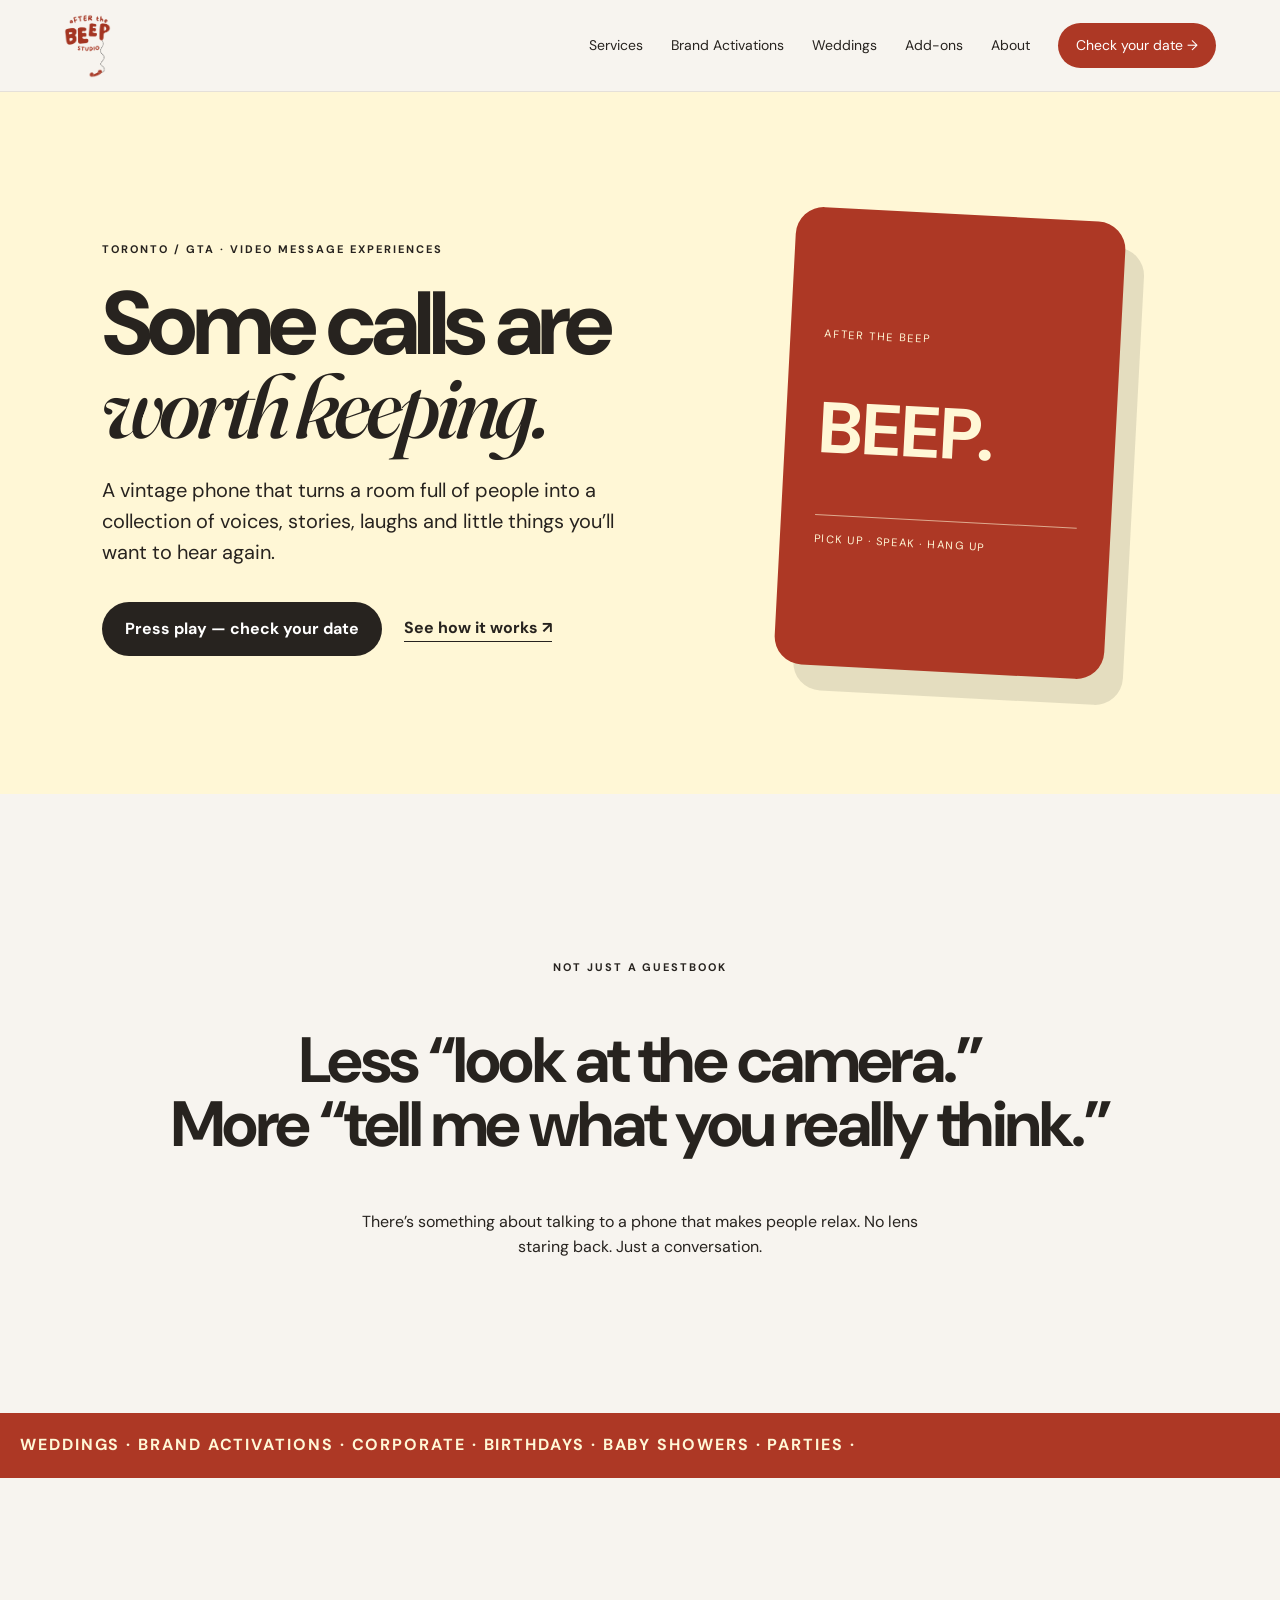
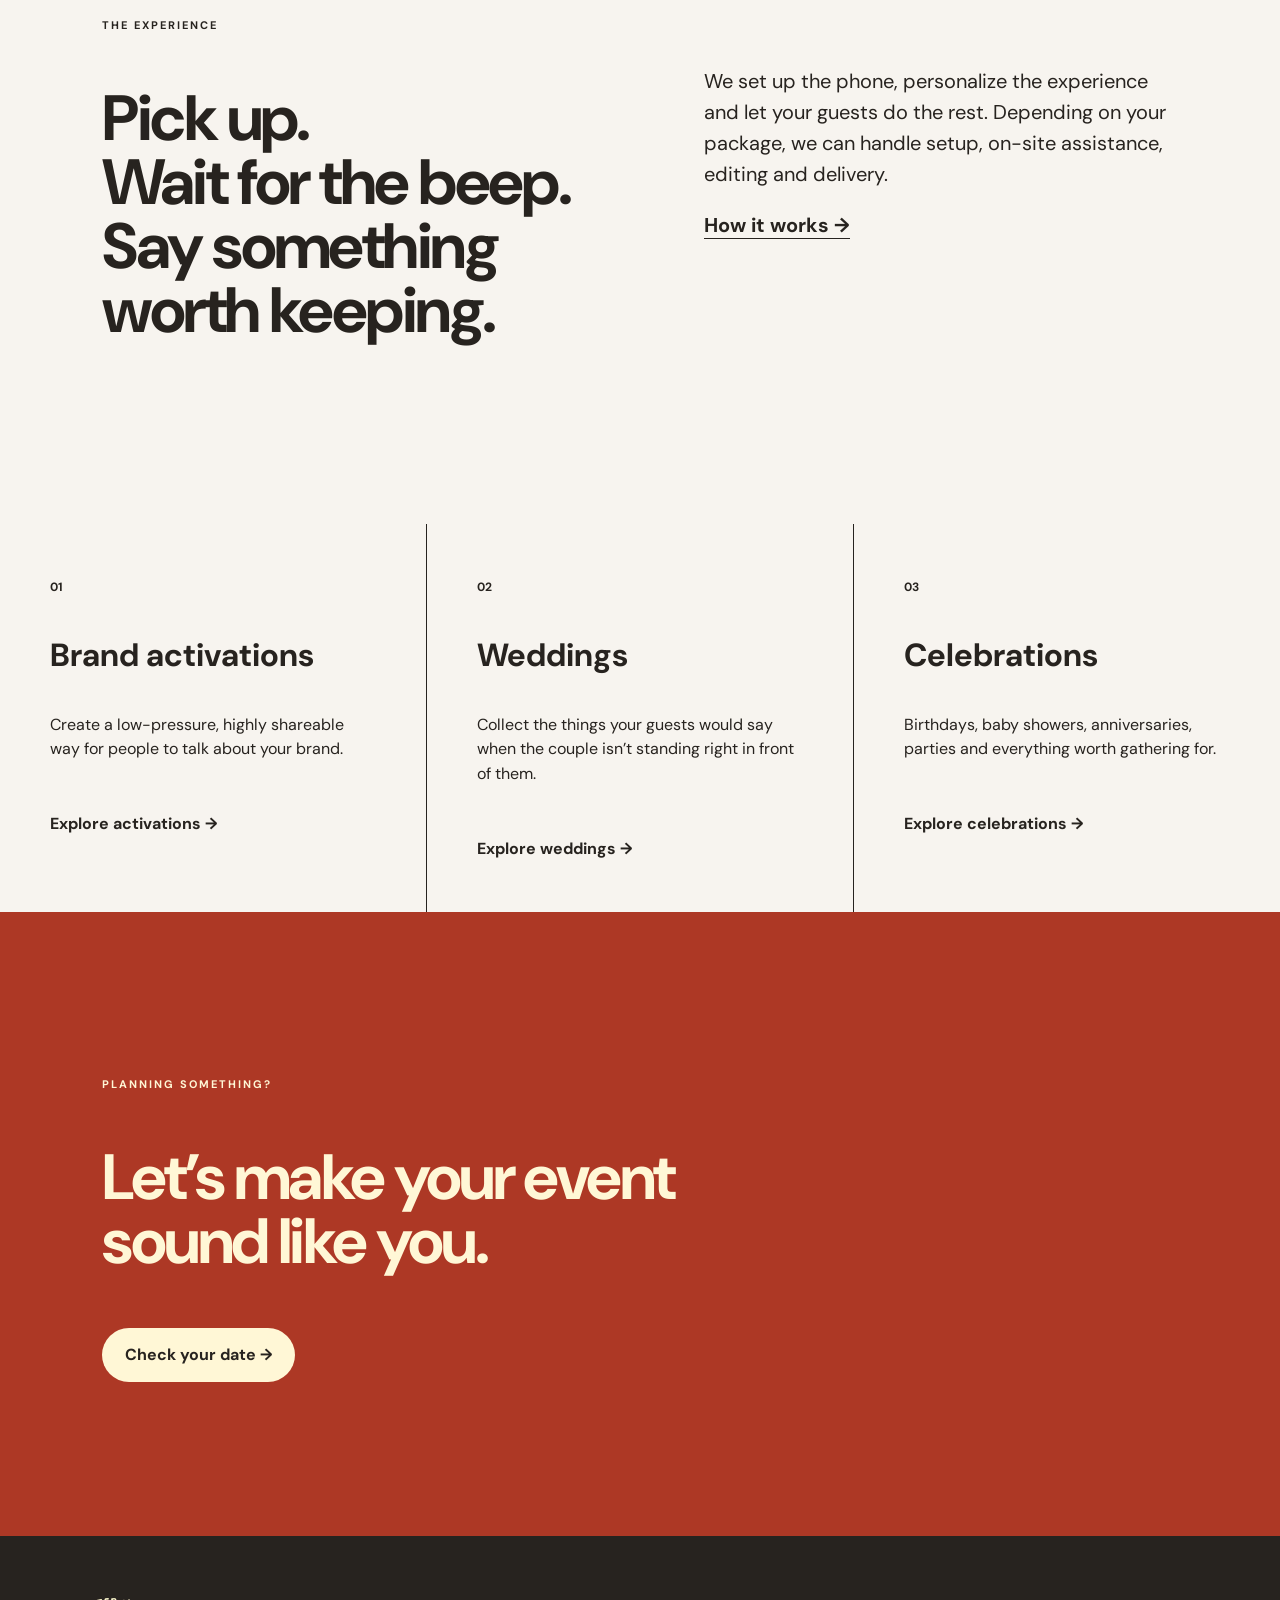
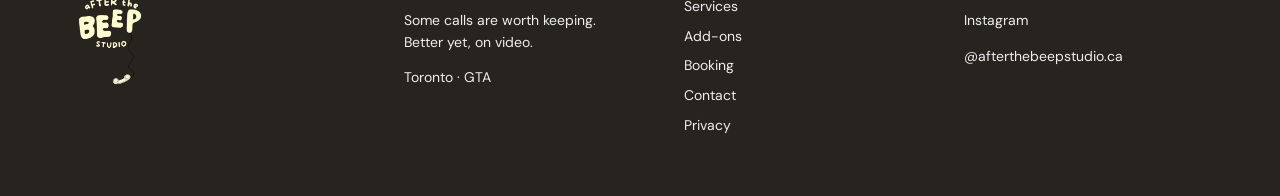
<file: index.html>
<!doctype html>
<html lang="en">
<head>
  <meta charset="utf-8"><meta name="viewport" content="width=device-width,initial-scale=1">
  <title>After the Beep Studio — Some calls are worth keeping.</title>
  <meta name="description" content="Video message phone experiences for weddings, brand activations, corporate events, birthdays and celebrations across Toronto & the GTA.">
  <link rel="stylesheet" href="/styles.css">
</head>
<body>
<header class="nav"><a class="brand" href="/"><img src="/logo-header.png" alt="After the Beep Studio"></a>
<nav><a href="/services.html">Services</a><a href="/brand-activations.html">Brand Activations</a><a href="/weddings.html">Weddings</a>  <a href="/add-ons.html">Add-ons</a><a href="/about.html">About</a><a class="nav-cta" href="/booking.html">Check your date →</a></nav>
<button class="menu" aria-label="Menu">☰</button></header>
<main>
<section class="hero">
  <div><p class="eyebrow">TORONTO / GTA · VIDEO MESSAGE EXPERIENCES</p>
  <h1>Some calls are<br><em>worth keeping.</em></h1>
  <p class="hero-copy">A vintage phone that turns a room full of people into a collection of voices, stories, laughs and little things you’ll want to hear again.</p>
  <div class="actions"><a class="btn dark" href="/booking.html">Press play — check your date</a><a class="text-link" href="/how-it-works.html">See how it works ↗</a></div></div>
  <div class="hero-phone"><div class="phone-card"><div class="phone-label">AFTER THE BEEP</div><div class="beep">BEEP.</div><div class="phone-line"></div><div class="phone-small">PICK UP · SPEAK · HANG UP</div></div></div>
</section>
<section class="statement"><p class="eyebrow">NOT JUST A GUESTBOOK</p><h2>Less “look at the camera.”<br>More “tell me what you really think.”</h2><p>There’s something about talking to a phone that makes people relax. No lens staring back. Just a conversation.</p></section>
<section class="marquee"><span>WEDDINGS · BRAND ACTIVATIONS · CORPORATE · BIRTHDAYS · BABY SHOWERS · PARTIES ·</span></section>
<section class="split">
  <div><p class="eyebrow">THE EXPERIENCE</p><h2>Pick up.<br>Wait for the beep.<br>Say something worth keeping.</h2></div>
  <div><p>We set up the phone, personalize the experience and let your guests do the rest. Depending on your package, we can handle setup, on-site assistance, editing and delivery.</p><a class="text-link" href="/how-it-works.html">How it works →</a></div>
</section>
<section class="cards">
  <a href="/brand-activations.html"><span>01</span><h3>Brand activations</h3><p>Create a low-pressure, highly shareable way for people to talk about your brand.</p><b>Explore activations →</b></a>
  <a href="/weddings.html"><span>02</span><h3>Weddings</h3><p>Collect the things your guests would say when the couple isn’t standing right in front of them.</p><b>Explore weddings →</b></a>
  <a href="/celebrations.html"><span>03</span><h3>Celebrations</h3><p>Birthdays, baby showers, anniversaries, parties and everything worth gathering for.</p><b>Explore celebrations →</b></a>
</section>
<section class="cta"><p class="eyebrow">PLANNING SOMETHING?</p><h2>Let’s make your event<br>sound like you.</h2><a class="btn light" href="/booking.html">Check your date →</a></section>
</main>
<footer><div><img src="/logo-footer.png" alt="After the Beep Studio"></div><div><p>Some calls are worth keeping.<br>Better yet, on video.</p><p>Toronto · GTA</p></div><div class="footer-links"><a href="/services.html">Services</a><a href="/add-ons.html">Add-ons</a><a href="/booking.html">Booking</a><a href="/contact.html">Contact</a><a href="/privacy.html">Privacy</a></div><div><p>Instagram</p><a href="https://instagram.com/afterthebeepstudio.ca" target="_blank" rel="noreferrer">@afterthebeepstudio.ca</a></div></footer>
<script src="/script.js"></script>
</body></html>
</file>
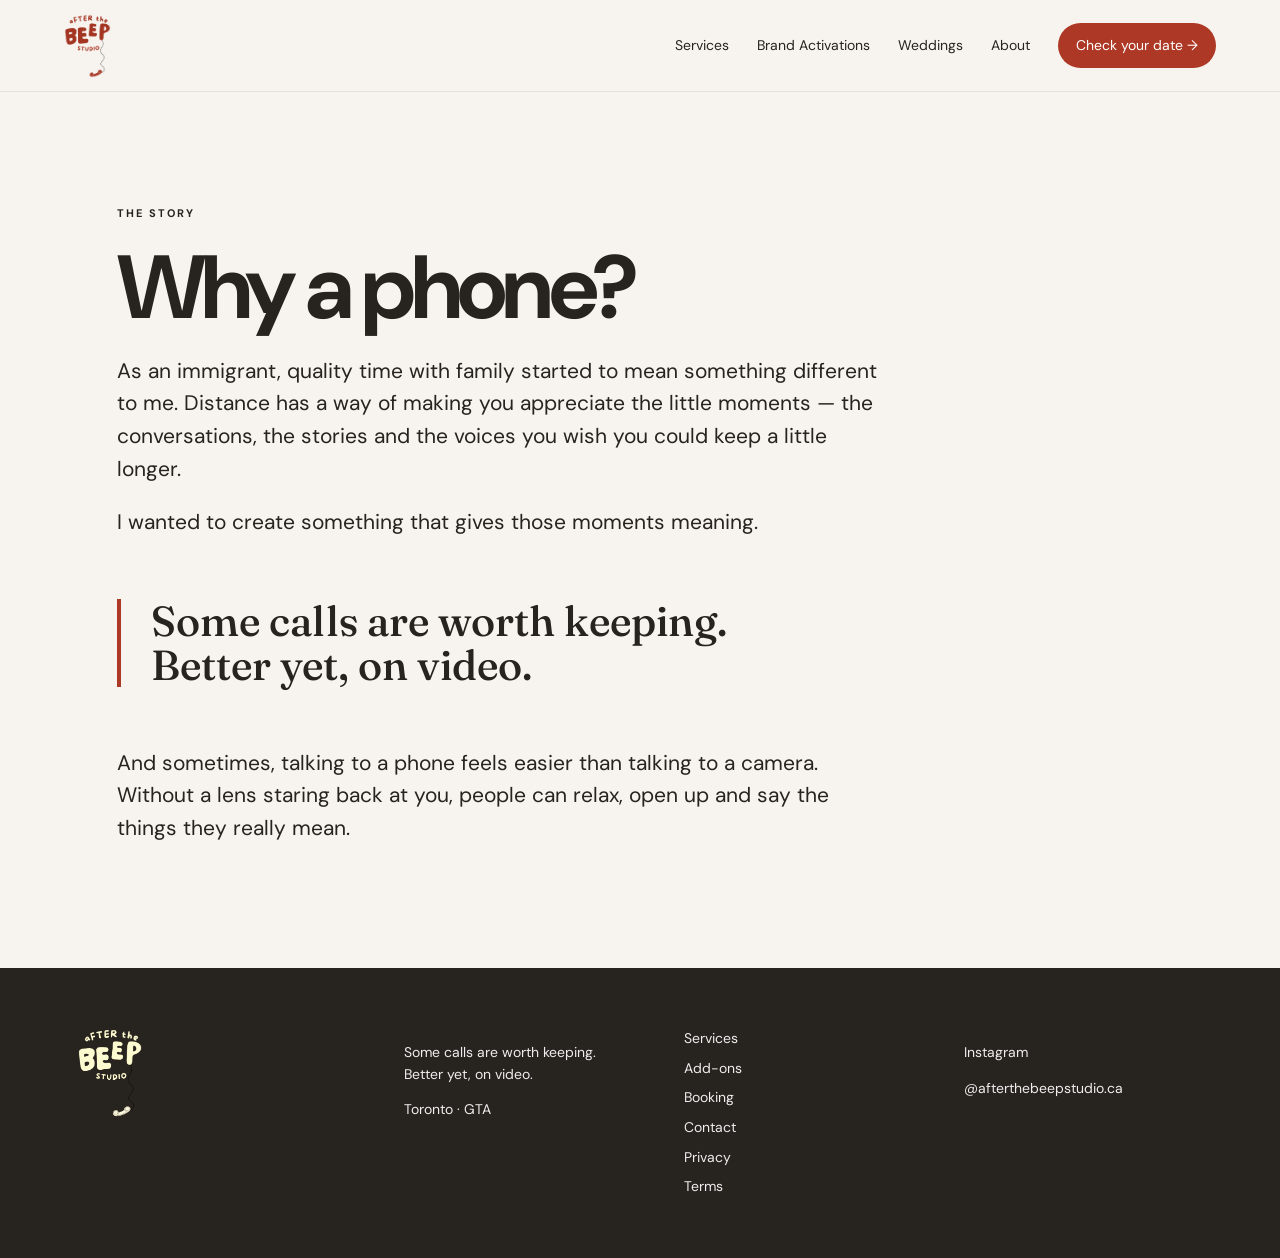
<file: about.html>
<!doctype html><html lang="en"><head><meta charset="utf-8"><meta name="viewport" content="width=device-width,initial-scale=1"><title>About — After the Beep Studio</title><link rel="stylesheet" href="/styles.css"></head><body>
<header class="nav"><a class="brand" href="/"><img src="/logo-header.png" alt="After the Beep Studio"></a><nav><a href="/services.html">Services</a><a href="/brand-activations.html">Brand Activations</a><a href="/weddings.html">Weddings</a><a href="/about.html">About</a><a class="nav-cta" href="/booking.html">Check your date →</a></nav><button class="menu">☰</button></header>
<main><section class="page-head"><p class="eyebrow">THE STORY</p><h1>Why a phone?</h1><div class="story"><p>As an immigrant, quality time with family started to mean something different to me. Distance has a way of making you appreciate the little moments — the conversations, the stories and the voices you wish you could keep a little longer.</p><p>I wanted to create something that gives those moments meaning.</p><blockquote>Some calls are worth keeping.<br>Better yet, on video.</blockquote><p>And sometimes, talking to a phone feels easier than talking to a camera. Without a lens staring back at you, people can relax, open up and say the things they really mean.</p></div></section></main>
<footer><div><img src="/logo-footer.png" alt="After the Beep Studio"></div><div><p>Some calls are worth keeping.<br>Better yet, on video.</p><p>Toronto · GTA</p></div><div class="footer-links"><a href="/services.html">Services</a><a href="/add-ons.html">Add-ons</a><a href="/booking.html">Booking</a><a href="/contact.html">Contact</a><a href="/privacy.html">Privacy</a><a href="/terms.html">Terms</a></div><div><p>Instagram</p><a href="https://instagram.com/afterthebeepstudio.ca" target="_blank" rel="noreferrer">@afterthebeepstudio.ca</a></div></footer><script src="/script.js"></script></body></html>
</file>
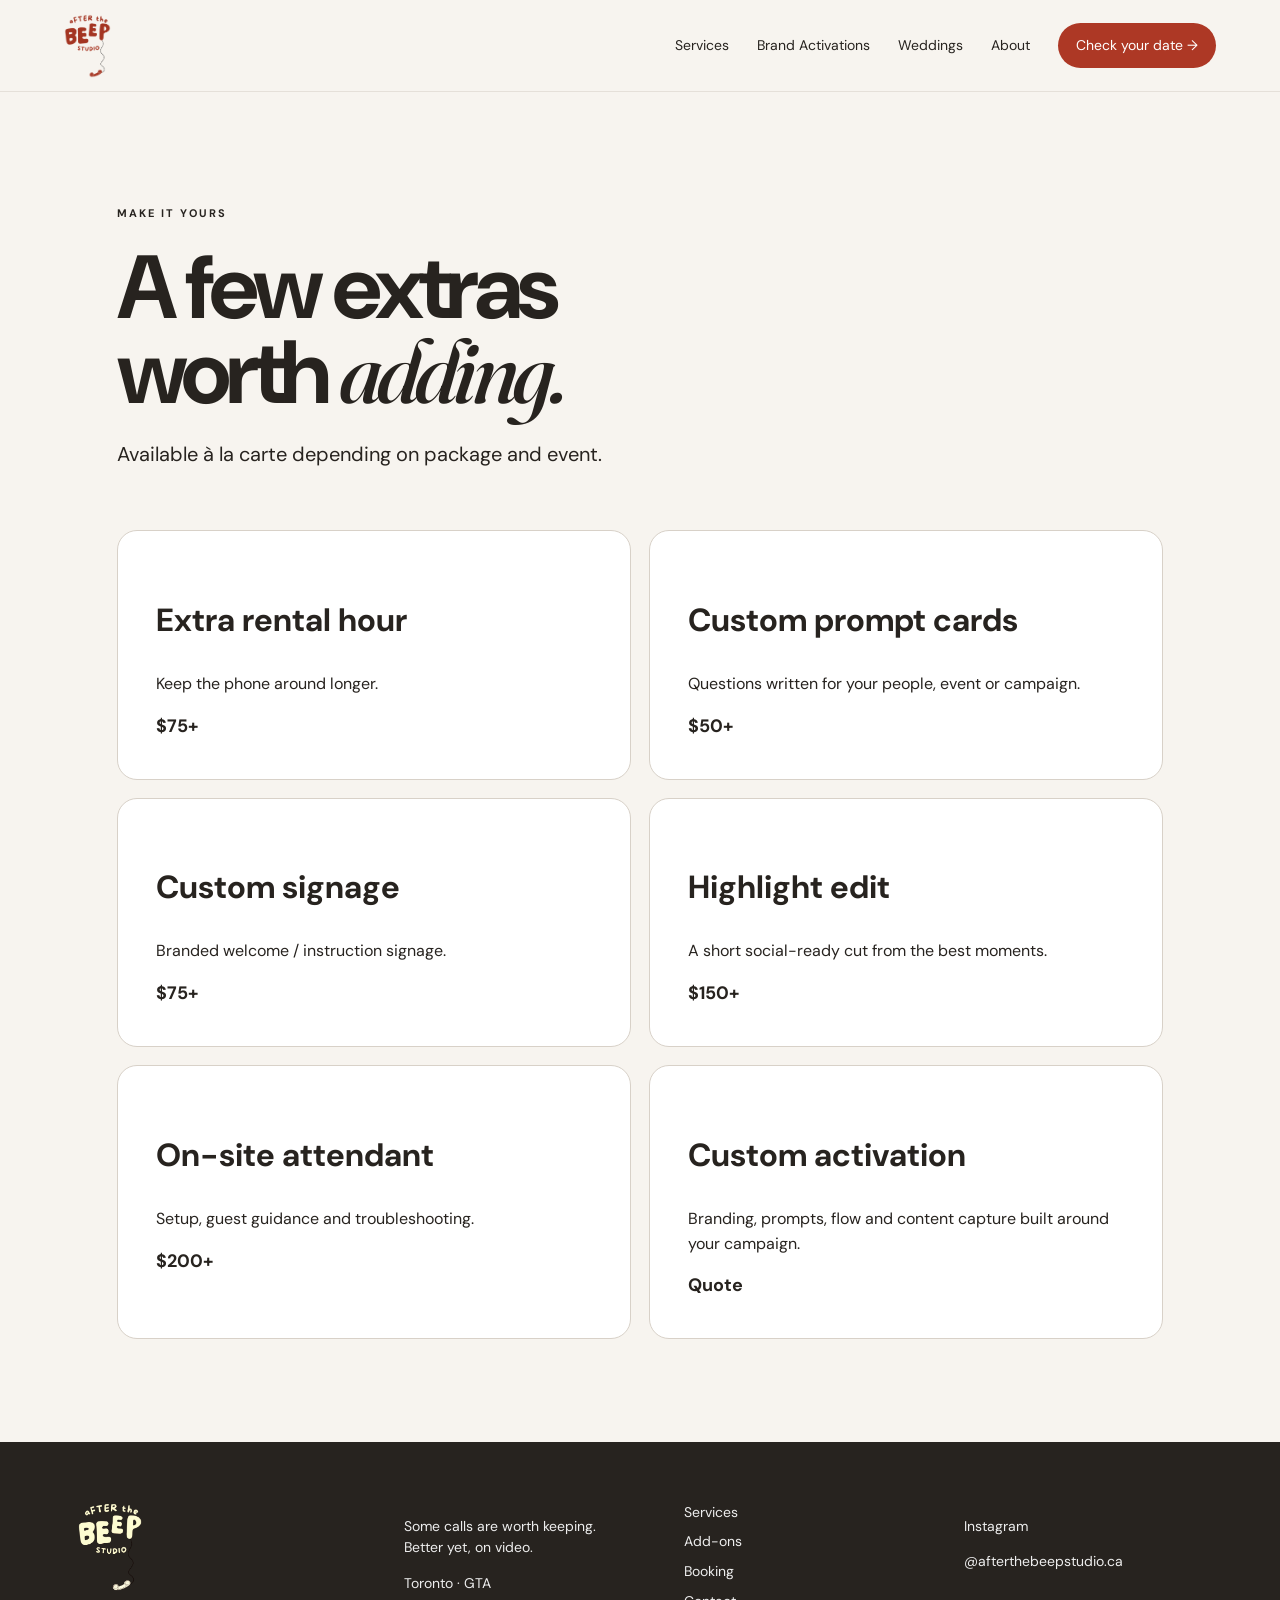
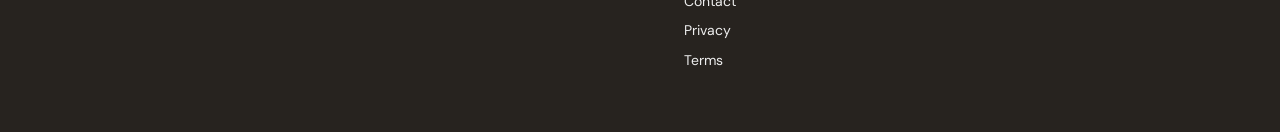
<file: add-ons.html>
<!doctype html><html lang="en"><head><meta charset="utf-8"><meta name="viewport" content="width=device-width,initial-scale=1"><title>Add-ons — After the Beep Studio</title><link rel="stylesheet" href="/styles.css"></head><body>
<header class="nav"><a class="brand" href="/"><img src="/logo-header.png" alt="After the Beep Studio"></a><nav><a href="/services.html">Services</a><a href="/brand-activations.html">Brand Activations</a><a href="/weddings.html">Weddings</a><a href="/about.html">About</a><a class="nav-cta" href="/booking.html">Check your date →</a></nav><button class="menu">☰</button></header>
<main><section class="page-head"><p class="eyebrow">MAKE IT YOURS</p><h1>A few extras<br>worth <em>adding.</em></h1><p class="lead">Available à la carte depending on package and event.</p>
<div class="addon-grid">
<article><h2>Extra rental hour</h2><p>Keep the phone around longer.</p><strong>$75+</strong></article>
<article><h2>Custom prompt cards</h2><p>Questions written for your people, event or campaign.</p><strong>$50+</strong></article>
<article><h2>Custom signage</h2><p>Branded welcome / instruction signage.</p><strong>$75+</strong></article>
<article><h2>Highlight edit</h2><p>A short social-ready cut from the best moments.</p><strong>$150+</strong></article>
<article><h2>On-site attendant</h2><p>Setup, guest guidance and troubleshooting.</p><strong>$200+</strong></article>
<article><h2>Custom activation</h2><p>Branding, prompts, flow and content capture built around your campaign.</p><strong>Quote</strong></article>
</div></section></main>
<footer><div><img src="/logo-footer.png" alt="After the Beep Studio"></div><div><p>Some calls are worth keeping.<br>Better yet, on video.</p><p>Toronto · GTA</p></div><div class="footer-links"><a href="/services.html">Services</a><a href="/add-ons.html">Add-ons</a><a href="/booking.html">Booking</a><a href="/contact.html">Contact</a><a href="/privacy.html">Privacy</a><a href="/terms.html">Terms</a></div><div><p>Instagram</p><a href="https://instagram.com/afterthebeepstudio.ca" target="_blank" rel="noreferrer">@afterthebeepstudio.ca</a></div></footer><script src="/script.js"></script></body></html>
</file>
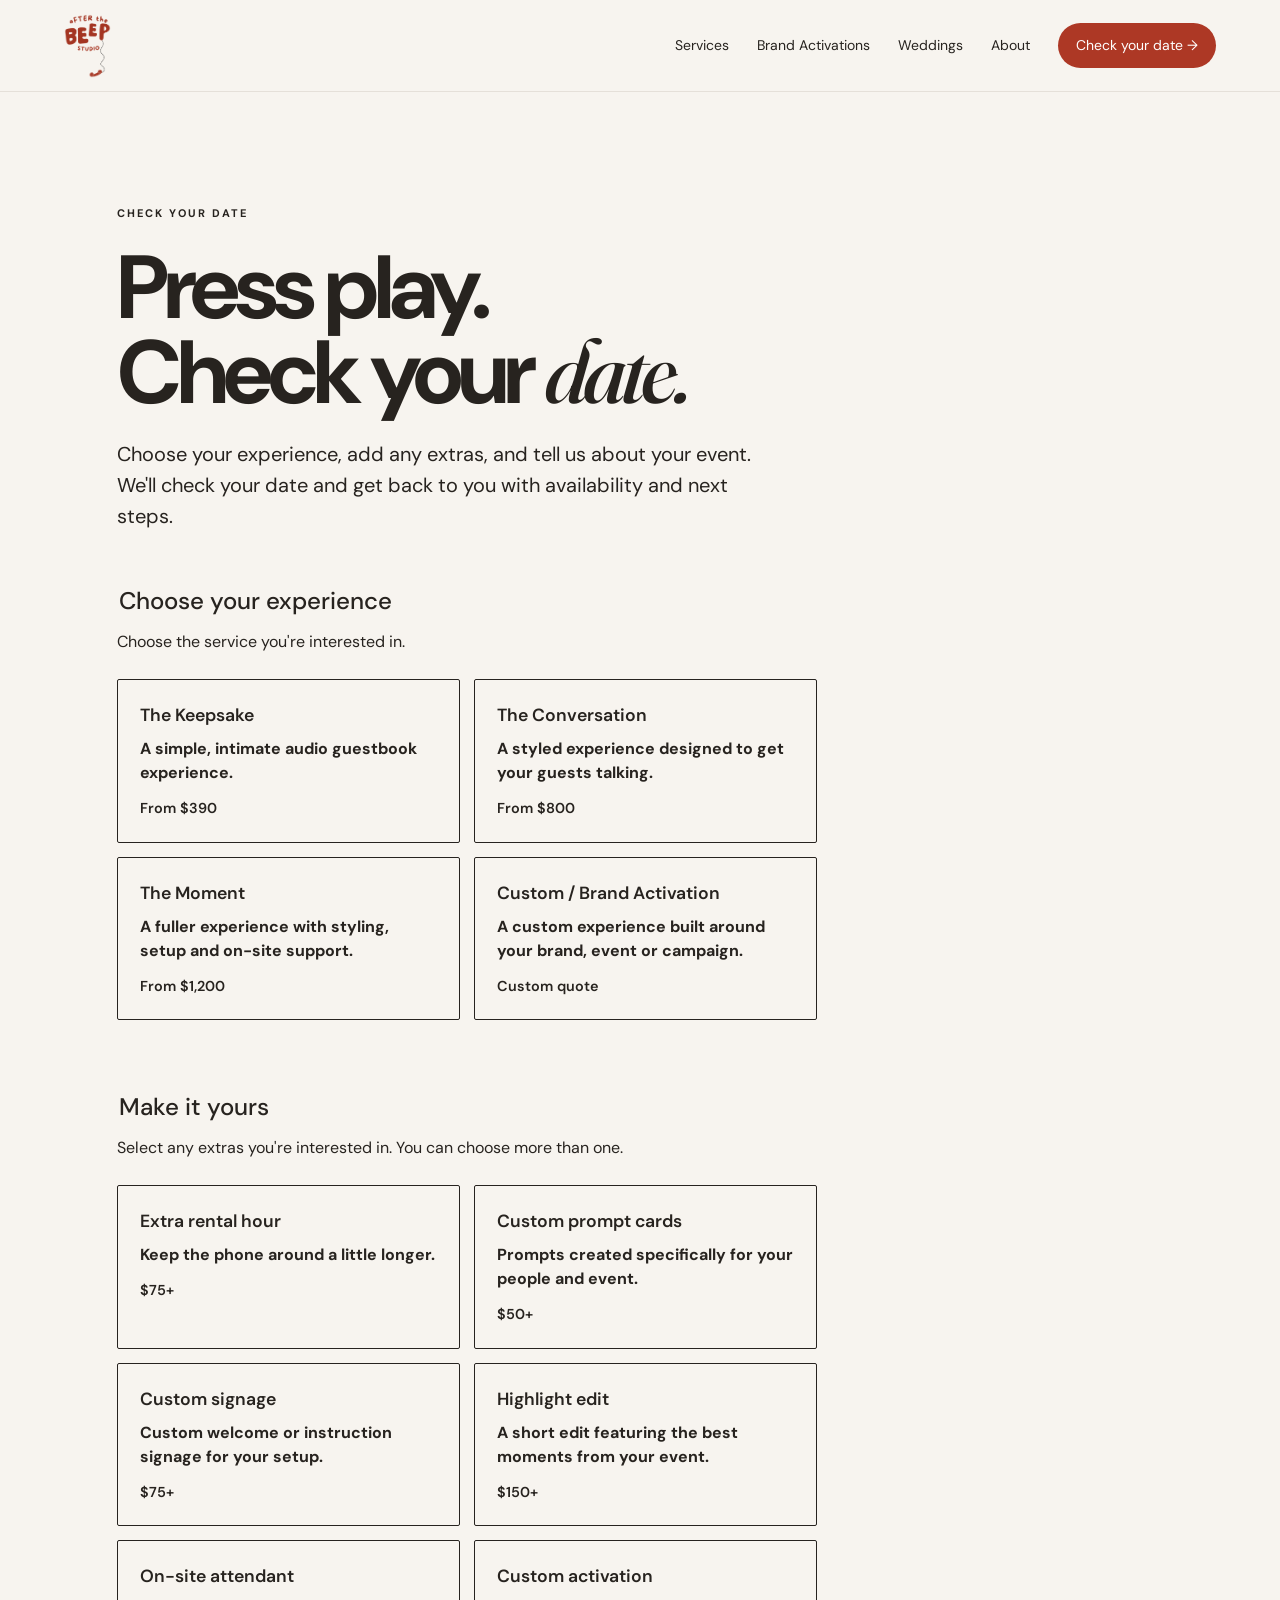
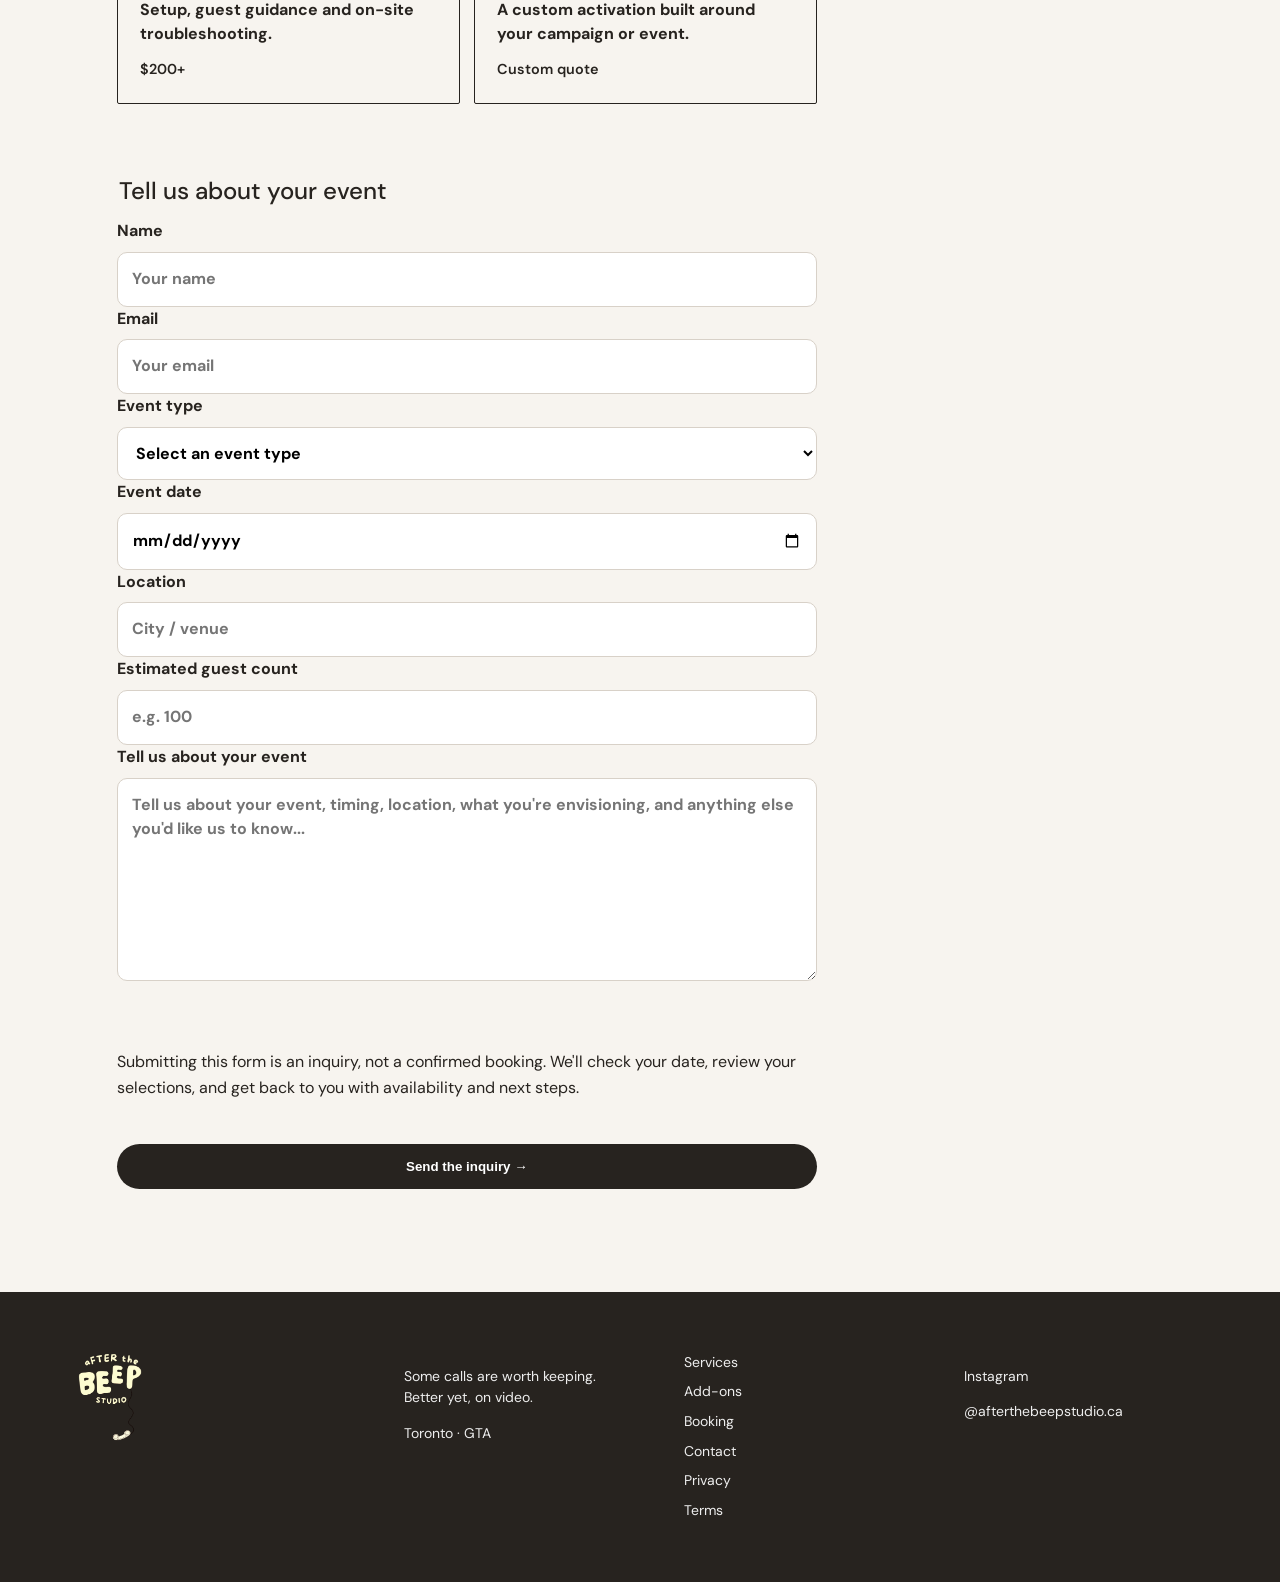
<file: booking.html>
<!doctype html>
<html lang="en">

<head>
  <meta charset="utf-8">
  <meta name="viewport" content="width=device-width,initial-scale=1">
  <title>Check your date — After the Beep Studio</title>
  <link rel="stylesheet" href="/styles.css">
</head>

<body>

<header class="nav">
  <a class="brand" href="/">
    <img src="/logo-header.png" alt="After the Beep Studio">
  </a>

  <nav>
    <a href="/services.html">Services</a>
    <a href="/brand-activations.html">Brand Activations</a>
    <a href="/weddings.html">Weddings</a>
    <a href="/about.html">About</a>
    <a class="nav-cta" href="/booking.html">Check your date →</a>
  </nav>

  <button class="menu">☰</button>
</header>


<main>

  <section class="page-head">

    <p class="eyebrow">CHECK YOUR DATE</p>

    <h1>
      Press play.<br>
      Check your <em>date.</em>
    </h1>

    <p class="lead">
      Choose your experience, add any extras, and tell us about your event.
      We'll check your date and get back to you with availability and next steps.
    </p>


    <form
      class="contact-form"
      method="post"
      action="https://formspree.io/f/xwledbow"
    >

      <input
        type="hidden"
        name="_next"
        value="https://afterthebeepstudio.ca/thank-you.html"
      >

      <input
        type="hidden"
        name="_subject"
        value="New After the Beep booking inquiry"
      >


      <!-- SERVICE -->

      <fieldset class="booking-section">

        <legend>Choose your experience</legend>

        <p class="form-note">
          Choose the service you're interested in.
        </p>


        <div class="option-cards">

          <label class="option-card">

            <input
              type="radio"
              name="service"
              value="The Keepsake — from $390"
              required
            >

            <span class="option-card-content">

              <span class="option-card-title">
                The Keepsake
              </span>

              <span class="option-card-description">
                A simple, intimate audio guestbook experience.
              </span>

              <span class="option-card-price">
                From $390
              </span>

            </span>

          </label>


          <label class="option-card">

            <input
              type="radio"
              name="service"
              value="The Conversation — from $800"
            >

            <span class="option-card-content">

              <span class="option-card-title">
                The Conversation
              </span>

              <span class="option-card-description">
                A styled experience designed to get your guests talking.
              </span>

              <span class="option-card-price">
                From $800
              </span>

            </span>

          </label>


          <label class="option-card">

            <input
              type="radio"
              name="service"
              value="The Moment — from $1,200"
            >

            <span class="option-card-content">

              <span class="option-card-title">
                The Moment
              </span>

              <span class="option-card-description">
                A fuller experience with styling, setup and on-site support.
              </span>

              <span class="option-card-price">
                From $1,200
              </span>

            </span>

          </label>


          <label class="option-card">

            <input
              type="radio"
              name="service"
              value="Custom / Brand Activation — Custom quote"
            >

            <span class="option-card-content">

              <span class="option-card-title">
                Custom / Brand Activation
              </span>

              <span class="option-card-description">
                A custom experience built around your brand, event or campaign.
              </span>

              <span class="option-card-price">
                Custom quote
              </span>

            </span>

          </label>

        </div>

      </fieldset>


      <!-- ADD-ONS -->

      <fieldset class="booking-section">

        <legend>Make it yours</legend>

        <p class="form-note">
          Select any extras you're interested in. You can choose more than one.
        </p>


        <div class="option-cards">


          <label class="option-card">

            <input
              type="checkbox"
              name="add_ons"
              value="Extra rental hour — $75+"
            >

            <span class="option-card-content">

              <span class="option-card-title">
                Extra rental hour
              </span>

              <span class="option-card-description">
                Keep the phone around a little longer.
              </span>

              <span class="option-card-price">
                $75+
              </span>

            </span>

          </label>


          <label class="option-card">

            <input
              type="checkbox"
              name="add_ons"
              value="Custom prompt cards — $50+"
            >

            <span class="option-card-content">

              <span class="option-card-title">
                Custom prompt cards
              </span>

              <span class="option-card-description">
                Prompts created specifically for your people and event.
              </span>

              <span class="option-card-price">
                $50+
              </span>

            </span>

          </label>


          <label class="option-card">

            <input
              type="checkbox"
              name="add_ons"
              value="Custom signage — $75+"
            >

            <span class="option-card-content">

              <span class="option-card-title">
                Custom signage
              </span>

              <span class="option-card-description">
                Custom welcome or instruction signage for your setup.
              </span>

              <span class="option-card-price">
                $75+
              </span>

            </span>

          </label>


          <label class="option-card">

            <input
              type="checkbox"
              name="add_ons"
              value="Highlight edit — $150+"
            >

            <span class="option-card-content">

              <span class="option-card-title">
                Highlight edit
              </span>

              <span class="option-card-description">
                A short edit featuring the best moments from your event.
              </span>

              <span class="option-card-price">
                $150+
              </span>

            </span>

          </label>


          <label class="option-card">

            <input
              type="checkbox"
              name="add_ons"
              value="On-site attendant — $200+"
            >

            <span class="option-card-content">

              <span class="option-card-title">
                On-site attendant
              </span>

              <span class="option-card-description">
                Setup, guest guidance and on-site troubleshooting.
              </span>

              <span class="option-card-price">
                $200+
              </span>

            </span>

          </label>


          <label class="option-card">

            <input
              type="checkbox"
              name="add_ons"
              value="Custom activation — Custom quote"
            >

            <span class="option-card-content">

              <span class="option-card-title">
                Custom activation
              </span>

              <span class="option-card-description">
                A custom activation built around your campaign or event.
              </span>

              <span class="option-card-price">
                Custom quote
              </span>

            </span>

          </label>


        </div>

      </fieldset>


      <!-- EVENT DETAILS -->

      <fieldset class="booking-section">

        <legend>Tell us about your event</legend>


        <label>
          Name
          <input
            type="text"
            name="name"
            placeholder="Your name"
            required
          >
        </label>


        <label>
          Email
          <input
            type="email"
            name="email"
            placeholder="Your email"
            required
          >
        </label>


        <label>
          Event type

          <select name="event_type" required>

            <option value="">
              Select an event type
            </option>

            <option value="Wedding">
              Wedding
            </option>

            <option value="Brand Activation">
              Brand Activation
            </option>

            <option value="Corporate Event">
              Corporate Event
            </option>

            <option value="Birthday / Celebration">
              Birthday / Celebration
            </option>

            <option value="Baby Shower">
              Baby Shower
            </option>

            <option value="Other">
              Other
            </option>

          </select>

        </label>


        <label>
          Event date

          <input
            type="date"
            name="event_date"
            required
          >

        </label>


        <label>
          Location

          <input
            type="text"
            name="location"
            placeholder="City / venue"
          >

        </label>


        <label>
          Estimated guest count

          <input
            type="number"
            name="guest_count"
            min="1"
            placeholder="e.g. 100"
          >

        </label>


        <label>
          Tell us about your event

          <textarea
            name="message"
            rows="7"
            placeholder="Tell us about your event, timing, location, what you're envisioning, and anything else you'd like us to know..."
            required
          ></textarea>

        </label>

      </fieldset>


      <p class="form-note">
        Submitting this form is an inquiry, not a confirmed booking.
        We'll check your date, review your selections, and get back to you
        with availability and next steps.
      </p>


      <button
        class="btn dark"
        type="submit"
      >
        Send the inquiry →
      </button>


    </form>

  </section>

</main>


<footer>

  <div>
    <img
      src="/logo-footer.png"
      alt="After the Beep Studio"
    >
  </div>


  <div>
    <p>
      Some calls are worth keeping.<br>
      Better yet, on video.
    </p>

    <p>Toronto · GTA</p>
  </div>


  <div class="footer-links">
    <a href="/services.html">Services</a>
    <a href="/add-ons.html">Add-ons</a>
    <a href="/booking.html">Booking</a>
    <a href="/contact.html">Contact</a>
    <a href="/privacy.html">Privacy</a>
    <a href="/terms.html">Terms</a>
  </div>


  <div>
    <p>Instagram</p>

    <a
      href="https://instagram.com/afterthebeepstudio.ca"
      target="_blank"
      rel="noreferrer"
    >
      @afterthebeepstudio.ca
    </a>
  </div>

</footer>


<script src="/script.js"></script>

</body>
</html>
</file>
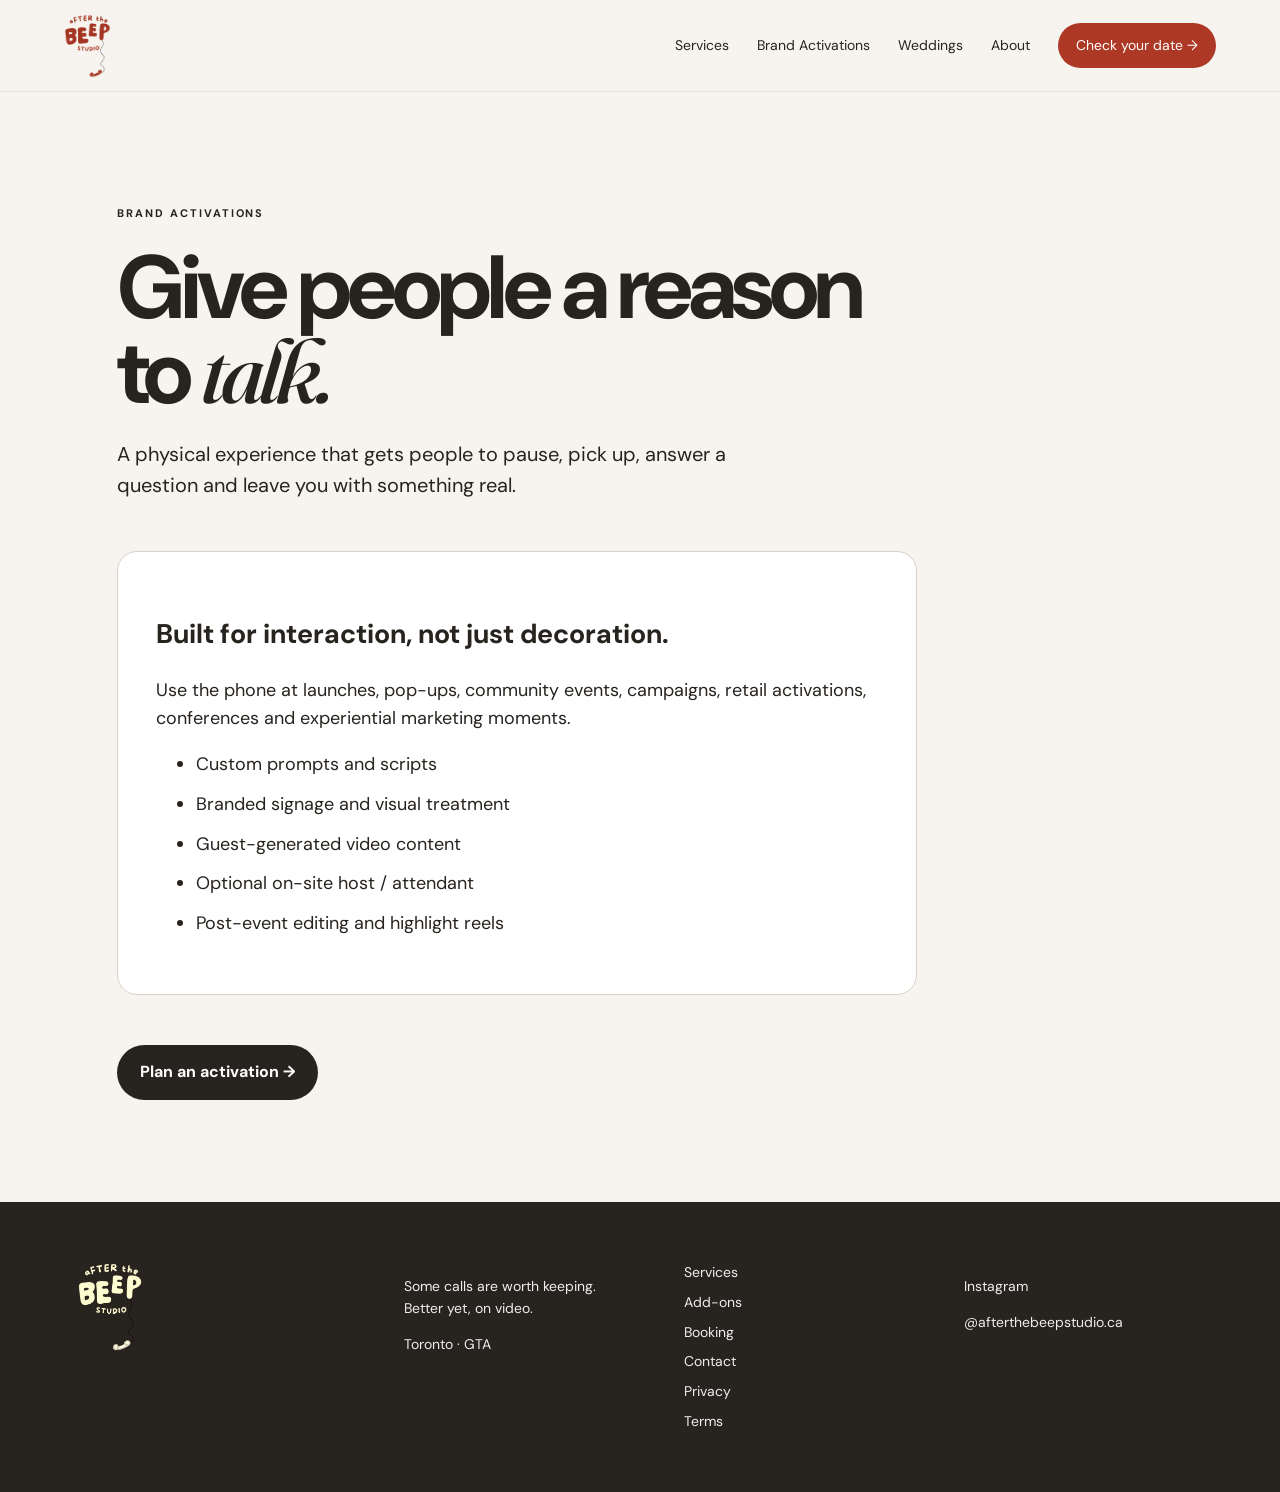
<file: brand-activations.html>
<!doctype html><html lang="en"><head><meta charset="utf-8"><meta name="viewport" content="width=device-width,initial-scale=1"><title>Brand Activations — After the Beep Studio</title><link rel="stylesheet" href="/styles.css"></head><body>
<header class="nav"><a class="brand" href="/"><img src="/logo-header.png" alt="After the Beep Studio"></a><nav><a href="/services.html">Services</a><a href="/brand-activations.html">Brand Activations</a><a href="/weddings.html">Weddings</a><a href="/about.html">About</a><a class="nav-cta" href="/booking.html">Check your date →</a></nav><button class="menu">☰</button></header>
<main><section class="page-head"><p class="eyebrow">BRAND ACTIVATIONS</p><h1>Give people a reason<br>to <em>talk.</em></h1><p class="lead">A physical experience that gets people to pause, pick up, answer a question and leave you with something real.</p>
<div class="feature"><h2>Built for interaction, not just decoration.</h2><p>Use the phone at launches, pop-ups, community events, campaigns, retail activations, conferences and experiential marketing moments.</p><ul><li>Custom prompts and scripts</li><li>Branded signage and visual treatment</li><li>Guest-generated video content</li><li>Optional on-site host / attendant</li><li>Post-event editing and highlight reels</li></ul></div>
<a class="btn dark" href="/booking.html">Plan an activation →</a></section></main>
<footer><div><img src="/logo-footer.png" alt="After the Beep Studio"></div><div><p>Some calls are worth keeping.<br>Better yet, on video.</p><p>Toronto · GTA</p></div><div class="footer-links"><a href="/services.html">Services</a><a href="/add-ons.html">Add-ons</a><a href="/booking.html">Booking</a><a href="/booking.html">Contact</a><a href="/privacy.html">Privacy</a><a href="/terms.html">Terms</a></div><div><p>Instagram</p><a href="https://instagram.com/afterthebeepstudio.ca" target="_blank" rel="noreferrer">@afterthebeepstudio.ca</a></div></footer><script src="/script.js"></script></body></html>
</file>
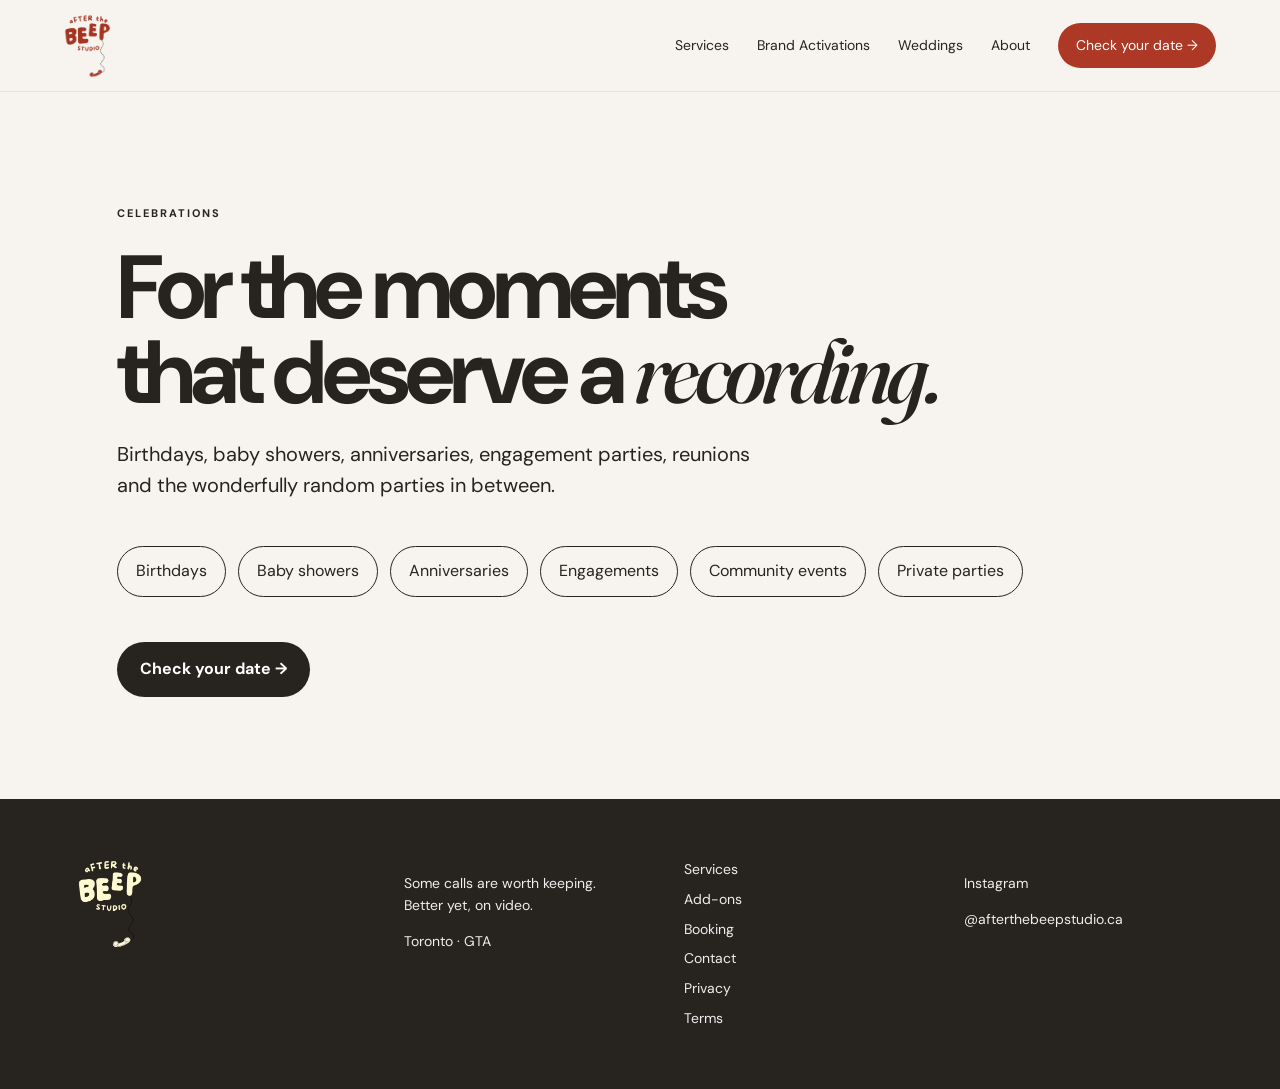
<file: celebrations.html>
<!doctype html><html lang="en"><head><meta charset="utf-8"><meta name="viewport" content="width=device-width,initial-scale=1"><title>Celebrations — After the Beep Studio</title><link rel="stylesheet" href="/styles.css"></head><body>
<header class="nav"><a class="brand" href="/"><img src="/logo-header.png" alt="After the Beep Studio"></a><nav><a href="/services.html">Services</a><a href="/brand-activations.html">Brand Activations</a><a href="/weddings.html">Weddings</a><a href="/about.html">About</a><a class="nav-cta" href="/booking.html">Check your date →</a></nav><button class="menu">☰</button></header>
<main><section class="page-head"><p class="eyebrow">CELEBRATIONS</p><h1>For the moments<br>that deserve a <em>recording.</em></h1><p class="lead">Birthdays, baby showers, anniversaries, engagement parties, reunions and the wonderfully random parties in between.</p>
<div class="pill-row"><span>Birthdays</span><span>Baby showers</span><span>Anniversaries</span><span>Engagements</span><span>Community events</span><span>Private parties</span></div>
<a class="btn dark" href="/booking.html">Check your date →</a></section></main>
<footer><div><img src="/logo-footer.png" alt="After the Beep Studio"></div><div><p>Some calls are worth keeping.<br>Better yet, on video.</p><p>Toronto · GTA</p></div><div class="footer-links"><a href="/services.html">Services</a><a href="/add-ons.html">Add-ons</a><a href="/booking.html">Booking</a><a href="/contact.html">Contact</a><a href="/privacy.html">Privacy</a><a href="/terms.html">Terms</a></div><div><p>Instagram</p><a href="https://instagram.com/afterthebeepstudio.ca" target="_blank" rel="noreferrer">@afterthebeepstudio.ca</a></div></footer><script src="/script.js"></script></body></html>
</file>
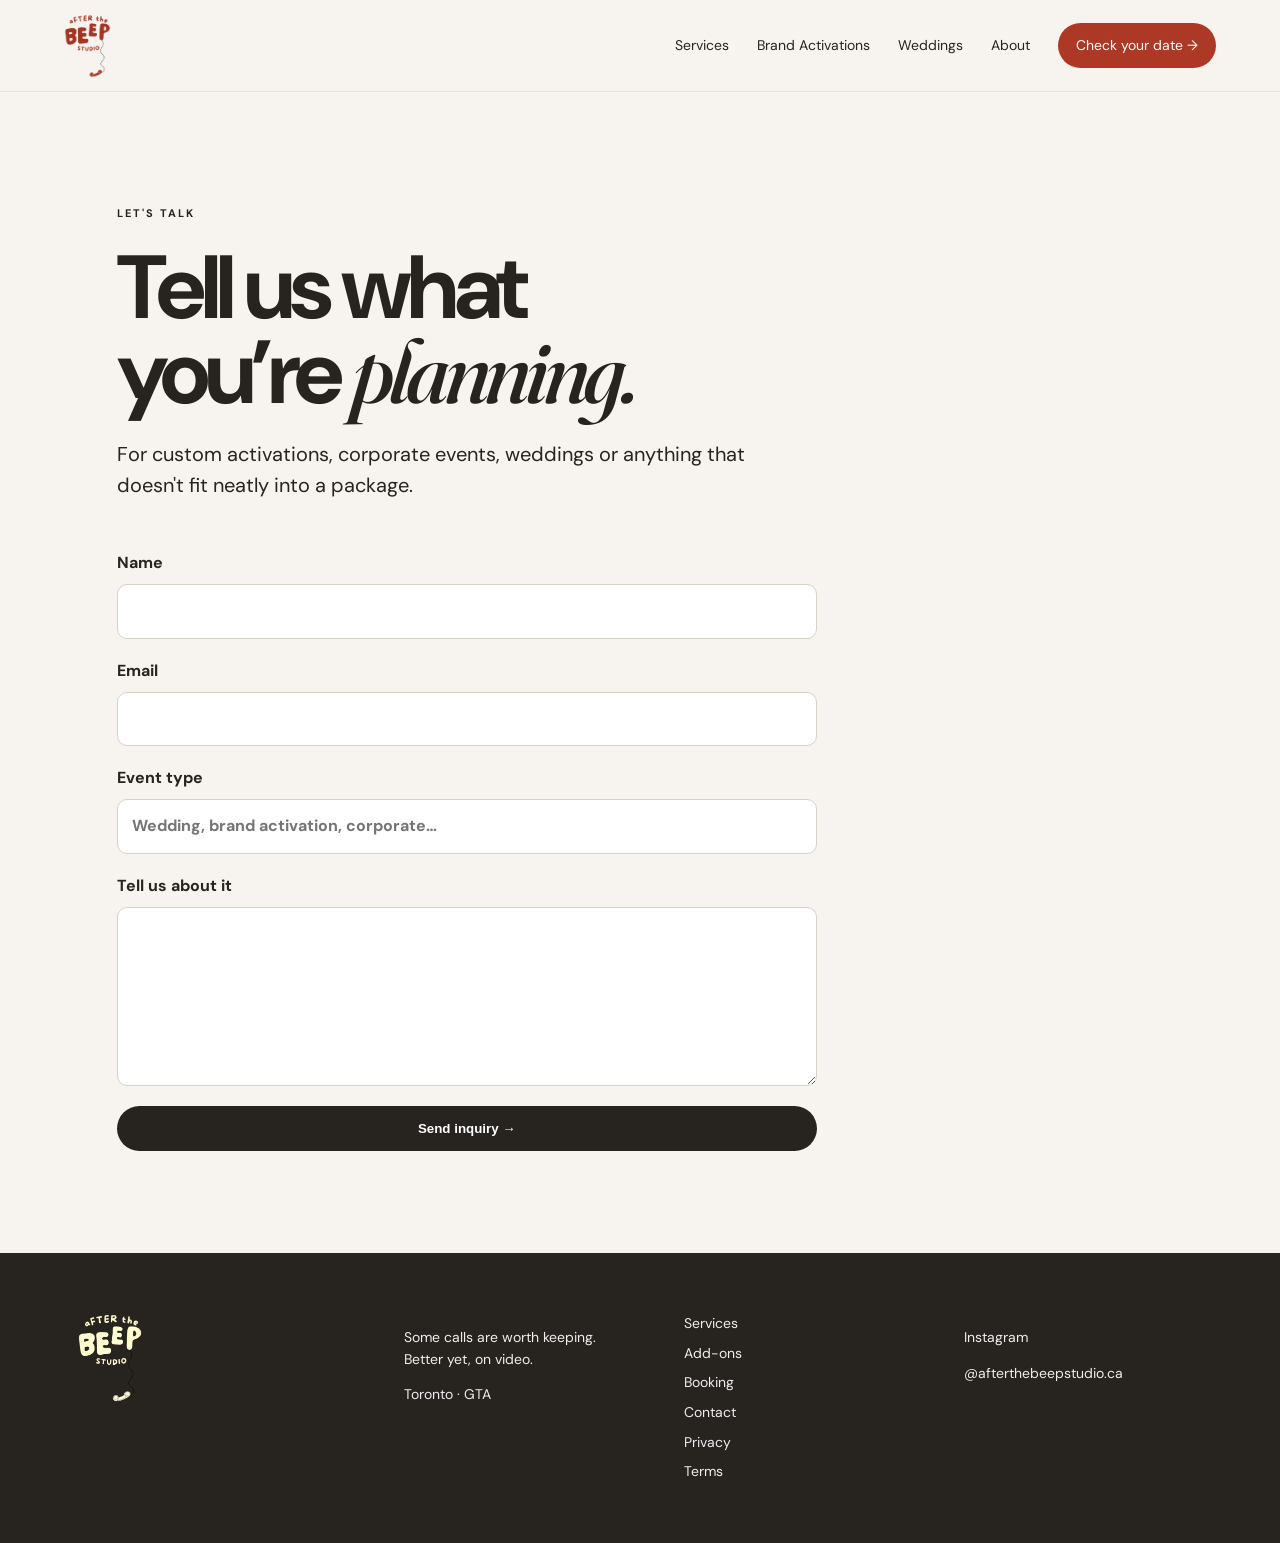
<file: contact.html>
<!doctype html><html lang="en"><head><meta charset="utf-8"><meta name="viewport" content="width=device-width,initial-scale=1"><title>Contact — After the Beep Studio</title><link rel="stylesheet" href="/styles.css"></head><body>
<header class="nav"><a class="brand" href="/"><img src="/logo-header.png" alt="After the Beep Studio"></a><nav><a href="/services.html">Services</a><a href="/brand-activations.html">Brand Activations</a><a href="/weddings.html">Weddings</a><a href="/about.html">About</a><a class="nav-cta" href="/booking.html">Check your date →</a></nav><button class="menu">☰</button></header>
<main><section class="page-head"><p class="eyebrow">LET'S TALK</p><h1>Tell us what<br>you’re <em>planning.</em></h1><p class="lead">For custom activations, corporate events, weddings or anything that doesn't fit neatly into a package.</p>
<form class="contact-form" method="post" action="https://formspree.io/f/xwledbow"><form class="contact-form" method="post" action="https://formspree.io/f/xwledbow">
  <label>
    Name
    <input name="name" required>
  </label>

  <label>
    Email
    <input type="email" name="email" required>
  </label>

  <label>
    Event type
    <input name="event_type" placeholder="Wedding, brand activation, corporate…">
  </label>

  <label>
    Tell us about it
    <textarea name="message" rows="6" required></textarea>
  </label>

  <button class="btn dark" type="submit">Send inquiry →</button>
</form></section></main>
<footer><div><img src="/logo-footer.png" alt="After the Beep Studio"></div><div><p>Some calls are worth keeping.<br>Better yet, on video.</p><p>Toronto · GTA</p></div><div class="footer-links"><a href="/services.html">Services</a><a href="/add-ons.html">Add-ons</a><a href="/booking.html">Booking</a><a href="/contact.html">Contact</a><a href="/privacy.html">Privacy</a><a href="/terms.html">Terms</a></div><div><p>Instagram</p><a href="https://instagram.com/afterthebeepstudio.ca" target="_blank" rel="noreferrer">@afterthebeepstudio.ca</a></div></footer><script src="/script.js"></script></body></html>
</file>
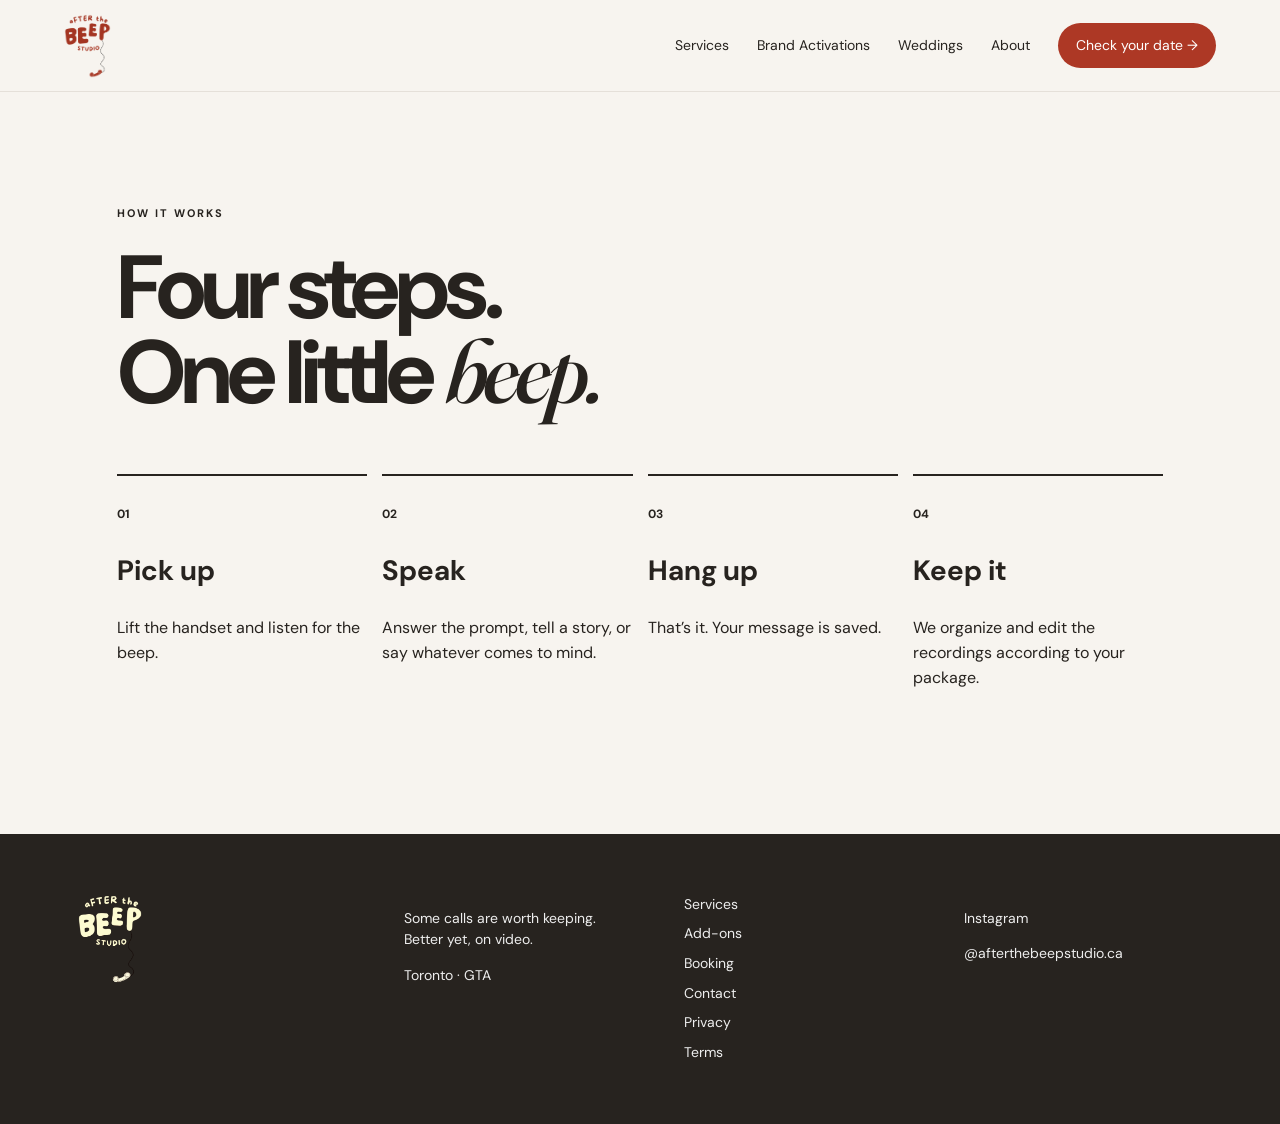
<file: how-it-works.html>
<!doctype html><html lang="en"><head><meta charset="utf-8"><meta name="viewport" content="width=device-width,initial-scale=1"><title>How It Works — After the Beep Studio</title><link rel="stylesheet" href="/styles.css"></head><body>
<header class="nav"><a class="brand" href="/"><img src="/logo-header.png" alt="After the Beep Studio"></a><nav><a href="/services.html">Services</a><a href="/brand-activations.html">Brand Activations</a><a href="/weddings.html">Weddings</a><a href="/about.html">About</a><a class="nav-cta" href="/booking.html">Check your date →</a></nav><button class="menu">☰</button></header>
<main><section class="page-head"><p class="eyebrow">HOW IT WORKS</p><h1>Four steps.<br>One little <em>beep.</em></h1><div class="steps"><div><b>01</b><h2>Pick up</h2><p>Lift the handset and listen for the beep.</p></div><div><b>02</b><h2>Speak</h2><p>Answer the prompt, tell a story, or say whatever comes to mind.</p></div><div><b>03</b><h2>Hang up</h2><p>That’s it. Your message is saved.</p></div><div><b>04</b><h2>Keep it</h2><p>We organize and edit the recordings according to your package.</p></div></div></section></main>
<footer><div><img src="/logo-footer.png" alt="After the Beep Studio"></div><div><p>Some calls are worth keeping.<br>Better yet, on video.</p><p>Toronto · GTA</p></div><div class="footer-links"><a href="/services.html">Services</a><a href="/add-ons.html">Add-ons</a><a href="/booking.html">Booking</a><a href="/contact.html">Contact</a><a href="/privacy.html">Privacy</a><a href="/terms.html">Terms</a></div><div><p>Instagram</p><a href="https://instagram.com/afterthebeepstudio.ca" target="_blank" rel="noreferrer">@afterthebeepstudio.ca</a></div></footer><script src="/script.js"></script></body></html>
</file>
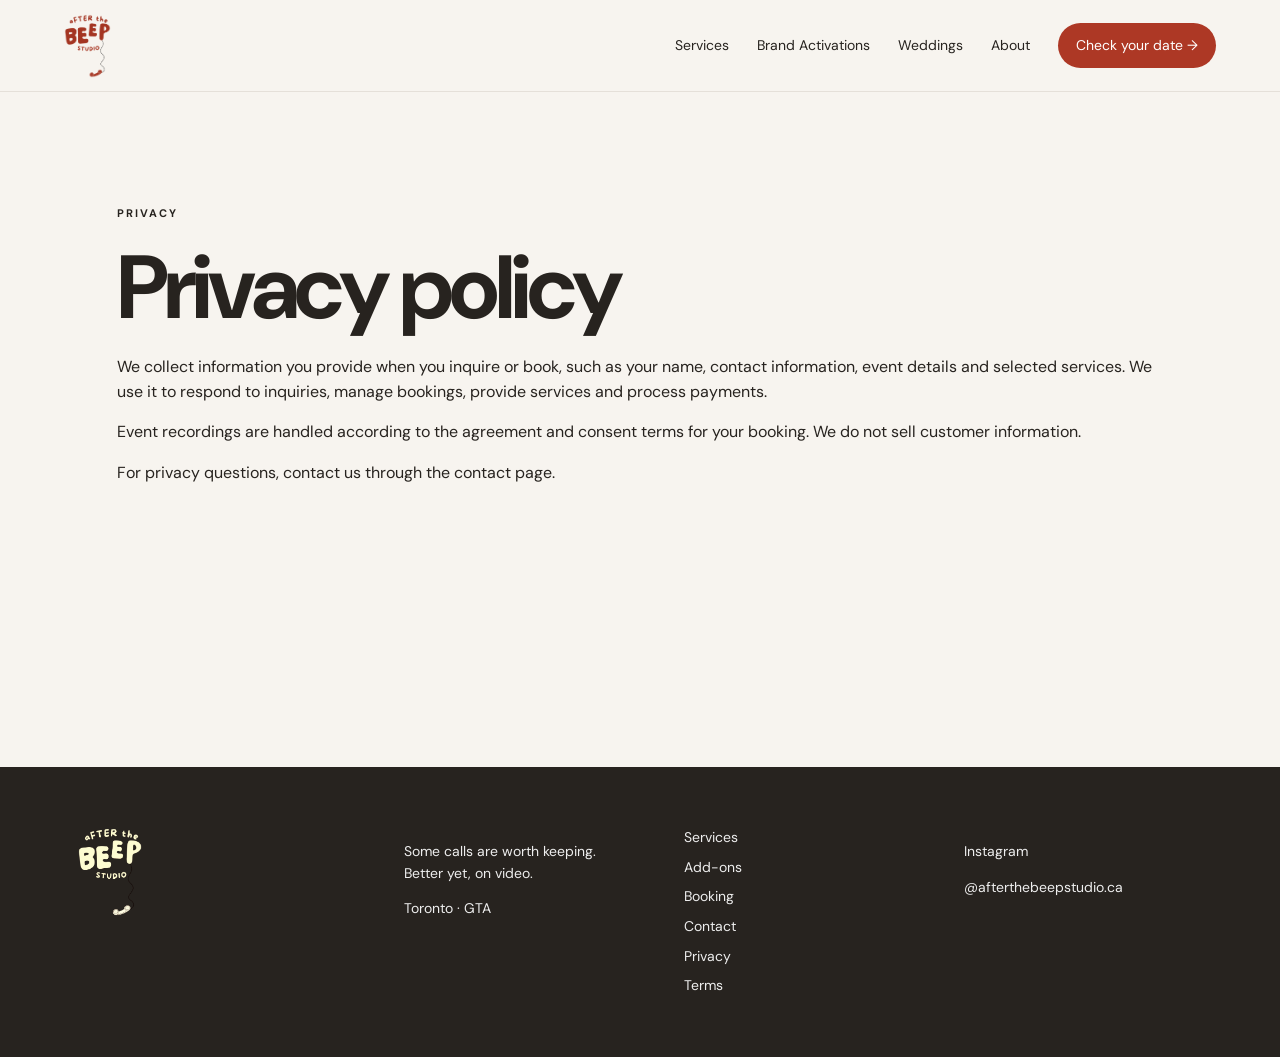
<file: privacy.html>
<!doctype html><html lang="en"><head><meta charset="utf-8"><meta name="viewport" content="width=device-width,initial-scale=1"><title>Privacy — After the Beep Studio</title><link rel="stylesheet" href="/styles.css"></head><body>
<header class="nav"><a class="brand" href="/"><img src="/logo-header.png" alt="After the Beep Studio"></a><nav><a href="/services.html">Services</a><a href="/brand-activations.html">Brand Activations</a><a href="/weddings.html">Weddings</a><a href="/about.html">About</a><a class="nav-cta" href="/booking.html">Check your date →</a></nav><button class="menu">☰</button></header>
<main><section class="page-head"><p class="eyebrow">PRIVACY</p><h1>Privacy policy</h1><p>We collect information you provide when you inquire or book, such as your name, contact information, event details and selected services. We use it to respond to inquiries, manage bookings, provide services and process payments.</p><p>Event recordings are handled according to the agreement and consent terms for your booking. We do not sell customer information.</p><p>For privacy questions, contact us through the contact page.</p></section></main>
<footer><div><img src="/logo-footer.png" alt="After the Beep Studio"></div><div><p>Some calls are worth keeping.<br>Better yet, on video.</p><p>Toronto · GTA</p></div><div class="footer-links"><a href="/services.html">Services</a><a href="/add-ons.html">Add-ons</a><a href="/booking.html">Booking</a><a href="/contact.html">Contact</a><a href="/privacy.html">Privacy</a><a href="/terms.html">Terms</a></div><div><p>Instagram</p><a href="https://instagram.com/afterthebeepstudio.ca" target="_blank" rel="noreferrer">@afterthebeepstudio.ca</a></div></footer><script src="/script.js"></script></body></html>
</file>
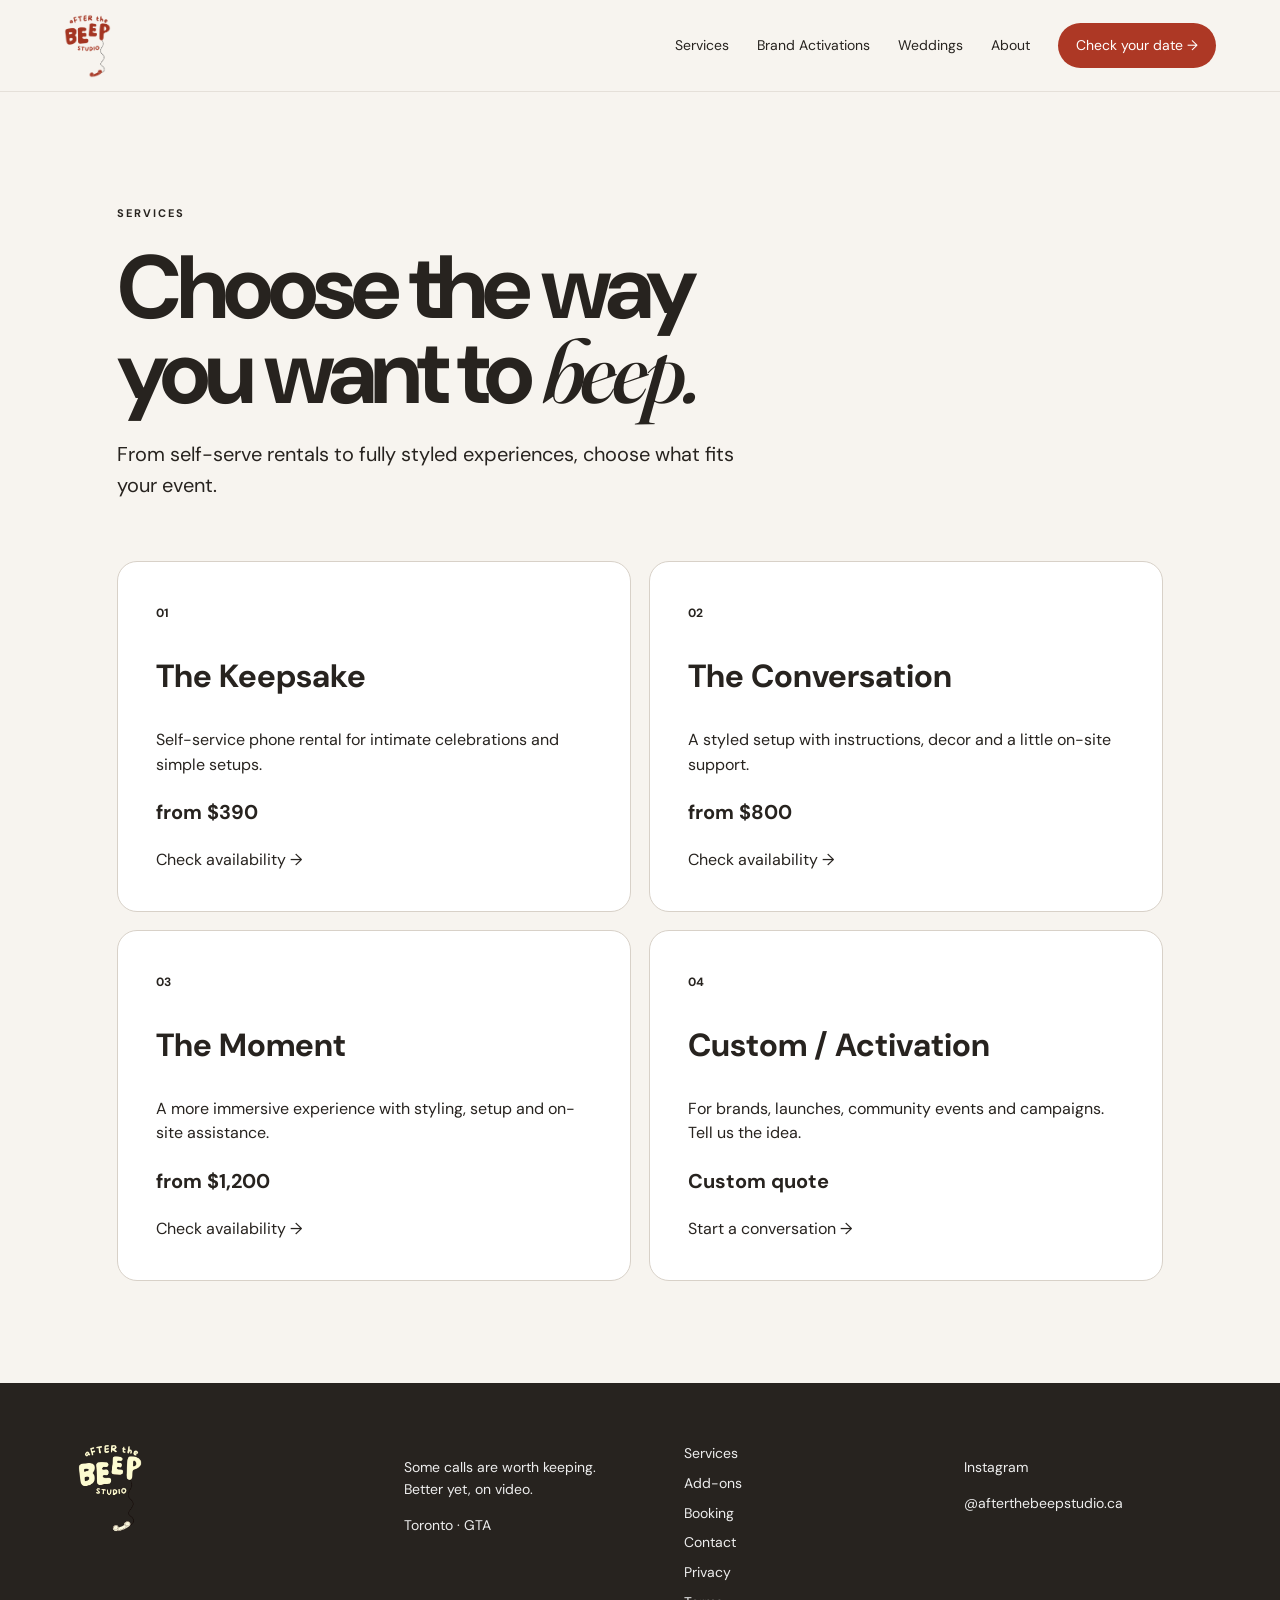
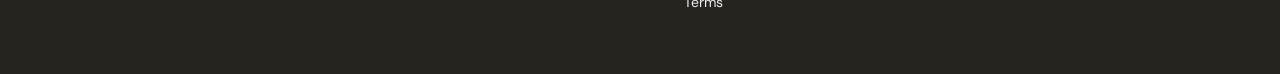
<file: services.html>
<!doctype html><html lang="en"><head><meta charset="utf-8"><meta name="viewport" content="width=device-width,initial-scale=1"><title>Services — After the Beep Studio</title><link rel="stylesheet" href="/styles.css"></head><body>
<header class="nav"><a class="brand" href="/"><img src="/logo-header.png" alt="After the Beep Studio"></a><nav><a href="/services.html">Services</a><a href="/brand-activations.html">Brand Activations</a><a href="/weddings.html">Weddings</a><a href="/about.html">About</a><a class="nav-cta" href="/booking.html">Check your date →</a></nav><button class="menu">☰</button></header>
<main><section class="page-head"><p class="eyebrow">SERVICES</p><h1>Choose the way<br>you want to <em>beep.</em></h1><p class="lead">From self-serve rentals to fully styled experiences, choose what fits your event.</p>
<div class="service-grid">
<article><span>01</span><h2>The Keepsake</h2><p>Self-service phone rental for intimate celebrations and simple setups.</p><p class="price">from $390</p><a href="/booking.html">Check availability →</a></article>
<article><span>02</span><h2>The Conversation</h2><p>A styled setup with instructions, decor and a little on-site support.</p><p class="price">from $800</p><a href="/booking.html">Check availability →</a></article>
<article><span>03</span><h2>The Moment</h2><p>A more immersive experience with styling, setup and on-site assistance.</p><p class="price">from $1,200</p><a href="/booking.html">Check availability →</a></article>
<article><span>04</span><h2>Custom / Activation</h2><p>For brands, launches, community events and campaigns. Tell us the idea.</p><p class="price">Custom quote</p><a href="/booking.html">Start a conversation →</a></article>
</div></section></main>
<footer><div><img src="/logo-footer.png" alt="After the Beep Studio"></div><div><p>Some calls are worth keeping.<br>Better yet, on video.</p><p>Toronto · GTA</p></div><div class="footer-links"><a href="/services.html">Services</a><a href="/add-ons.html">Add-ons</a><a href="/booking.html">Booking</a><a href="/contact.html">Contact</a><a href="/privacy.html">Privacy</a><a href="/terms.html">Terms</a></div><div><p>Instagram</p><a href="https://instagram.com/afterthebeepstudio.ca" target="_blank" rel="noreferrer">@afterthebeepstudio.ca</a></div></footer><script src="/script.js"></script></body></html>
</file>
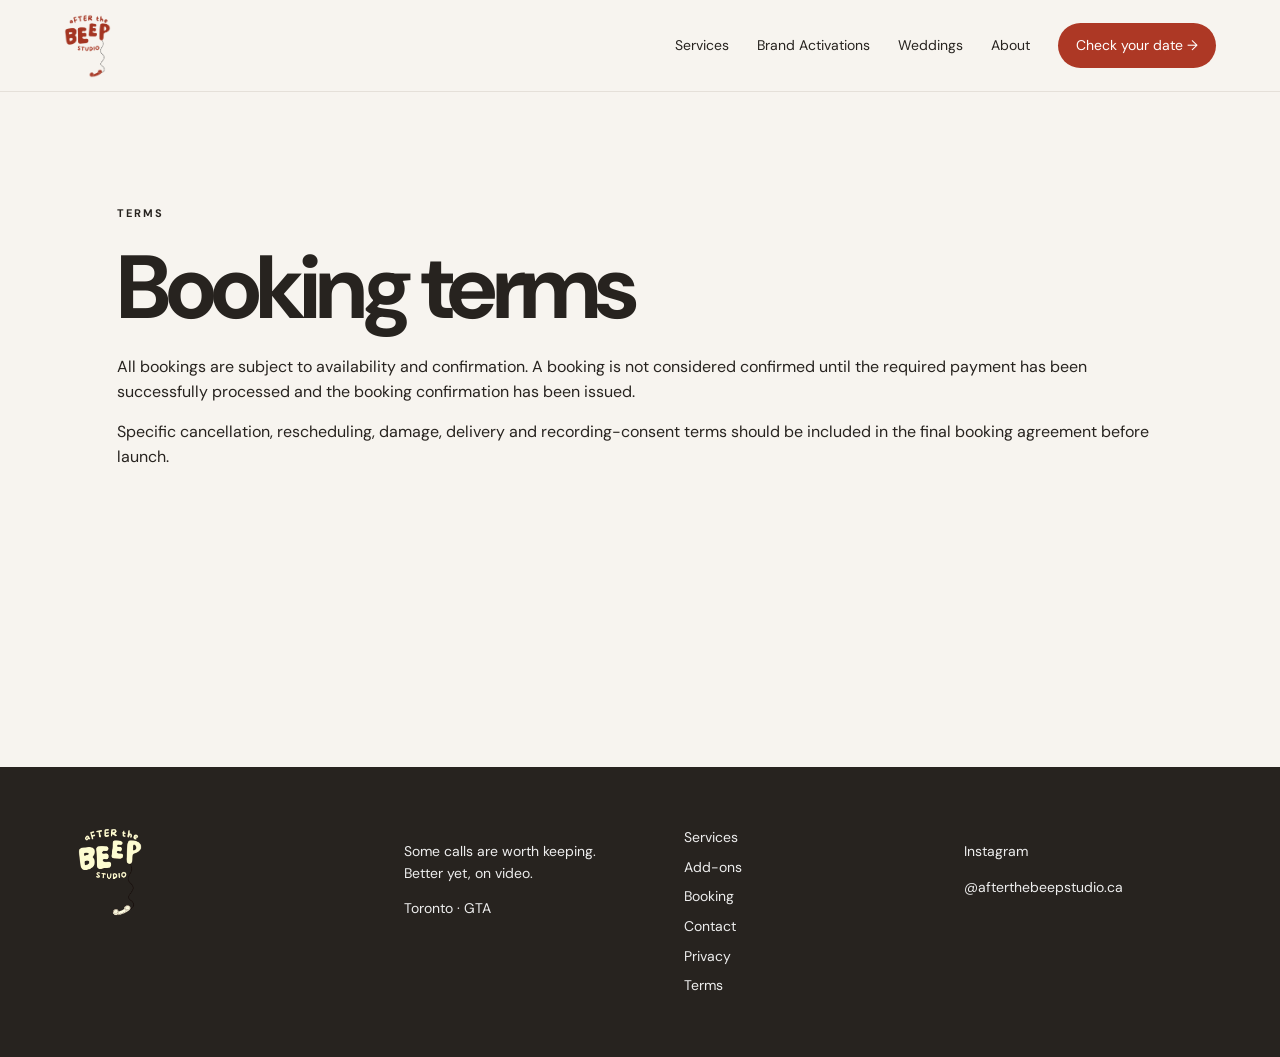
<file: terms.html>
<!doctype html><html lang="en"><head><meta charset="utf-8"><meta name="viewport" content="width=device-width,initial-scale=1"><title>Terms — After the Beep Studio</title><link rel="stylesheet" href="/styles.css"></head><body>
<header class="nav"><a class="brand" href="/"><img src="/logo-header.png" alt="After the Beep Studio"></a><nav><a href="/services.html">Services</a><a href="/brand-activations.html">Brand Activations</a><a href="/weddings.html">Weddings</a><a href="/about.html">About</a><a class="nav-cta" href="/booking.html">Check your date →</a></nav><button class="menu">☰</button></header>
<main><section class="page-head"><p class="eyebrow">TERMS</p><h1>Booking terms</h1><p>All bookings are subject to availability and confirmation. A booking is not considered confirmed until the required payment has been successfully processed and the booking confirmation has been issued.</p><p>Specific cancellation, rescheduling, damage, delivery and recording-consent terms should be included in the final booking agreement before launch.</p></section></main>
<footer><div><img src="/logo-footer.png" alt="After the Beep Studio"></div><div><p>Some calls are worth keeping.<br>Better yet, on video.</p><p>Toronto · GTA</p></div><div class="footer-links"><a href="/services.html">Services</a><a href="/add-ons.html">Add-ons</a><a href="/booking.html">Booking</a><a href="/contact.html">Contact</a><a href="/privacy.html">Privacy</a><a href="/terms.html">Terms</a></div><div><p>Instagram</p><a href="https://instagram.com/afterthebeepstudio.ca" target="_blank" rel="noreferrer">@afterthebeepstudio.ca</a></div></footer><script src="/script.js"></script></body></html>
</file>
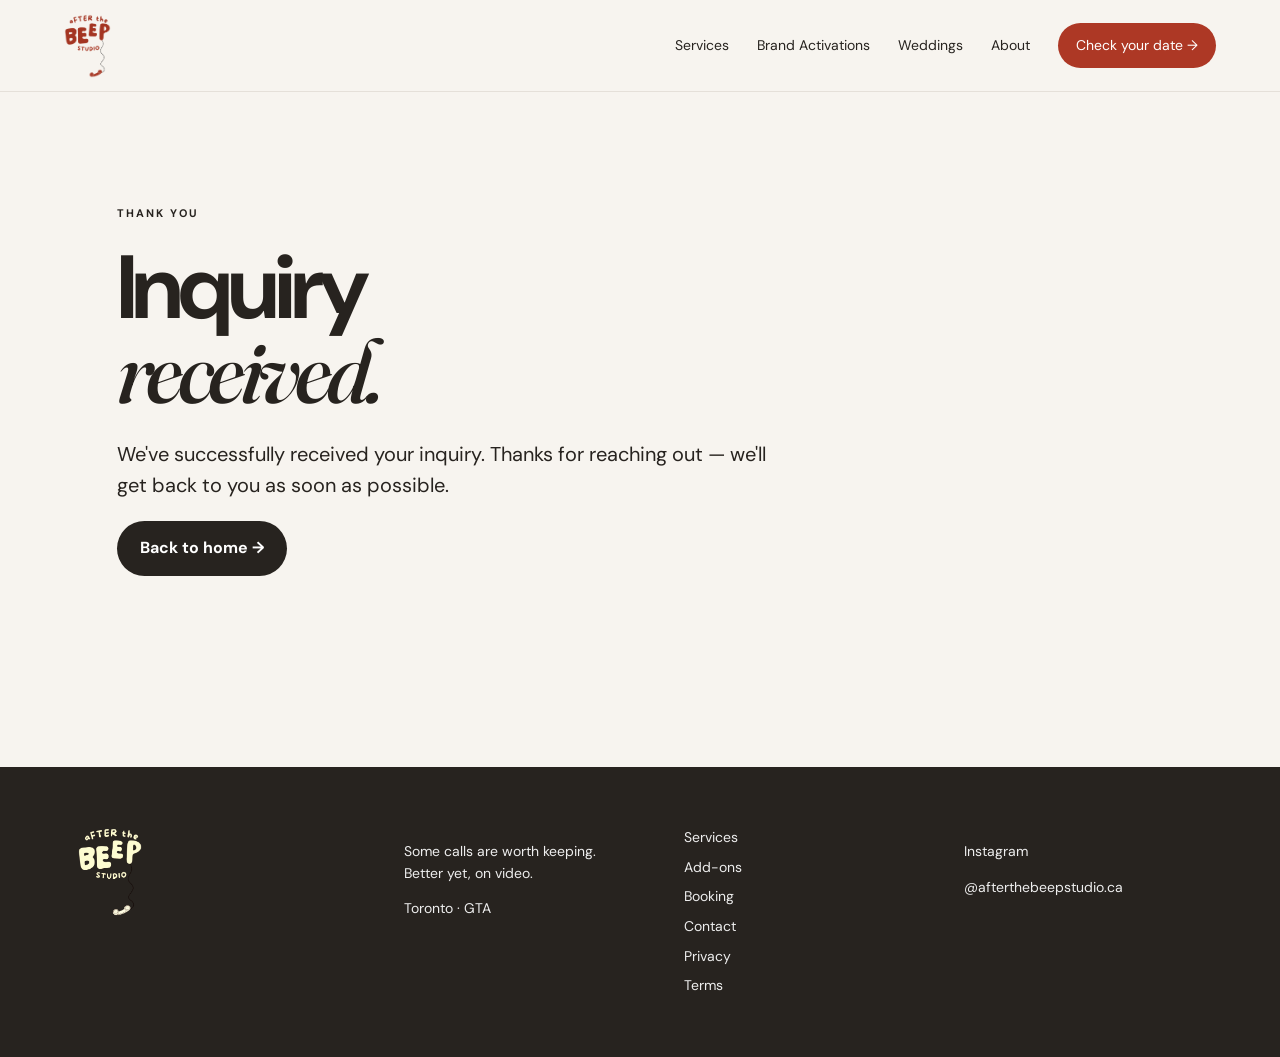
<file: thank-you.html>
<!doctype html>
<html lang="en">

<head>
  <meta charset="utf-8">
  <meta name="viewport" content="width=device-width,initial-scale=1">
  <title>Thank You — After the Beep Studio</title>
  <link rel="stylesheet" href="/styles.css">
</head>

<body>

<header class="nav">
  <a class="brand" href="/">
    <img src="/logo-header.png" alt="After the Beep Studio">
  </a>

  <nav>
    <a href="/services.html">Services</a>
    <a href="/brand-activations.html">Brand Activations</a>
    <a href="/weddings.html">Weddings</a>
    <a href="/about.html">About</a>
    <a class="nav-cta" href="/booking.html">Check your date →</a>
  </nav>

  <button class="menu">☰</button>
</header>


<main>

  <section class="page-head">

    <p class="eyebrow">THANK YOU</p>

    <h1>
      Inquiry<br>
      <em>received.</em>
    </h1>

    <p class="lead">
      We've successfully received your inquiry.
      Thanks for reaching out — we'll get back to you as soon as possible.
    </p>

    <a class="btn dark" href="/">
      Back to home →
    </a>

  </section>

</main>


<footer>

  <div>
    <img src="/logo-footer.png" alt="After the Beep Studio">
  </div>

  <div>
    <p>
      Some calls are worth keeping.<br>
      Better yet, on video.
    </p>

    <p>Toronto · GTA</p>
  </div>

  <div class="footer-links">
    <a href="/services.html">Services</a>
    <a href="/add-ons.html">Add-ons</a>
    <a href="/booking.html">Booking</a>
    <a href="/contact.html">Contact</a>
    <a href="/privacy.html">Privacy</a>
    <a href="/terms.html">Terms</a>
  </div>

  <div>
    <p>Instagram</p>

    <a
      href="https://instagram.com/afterthebeepstudio.ca"
      target="_blank"
      rel="noreferrer"
    >
      @afterthebeepstudio.ca
    </a>
  </div>

</footer>


<script src="/script.js"></script>

</body>
</html>
</file>
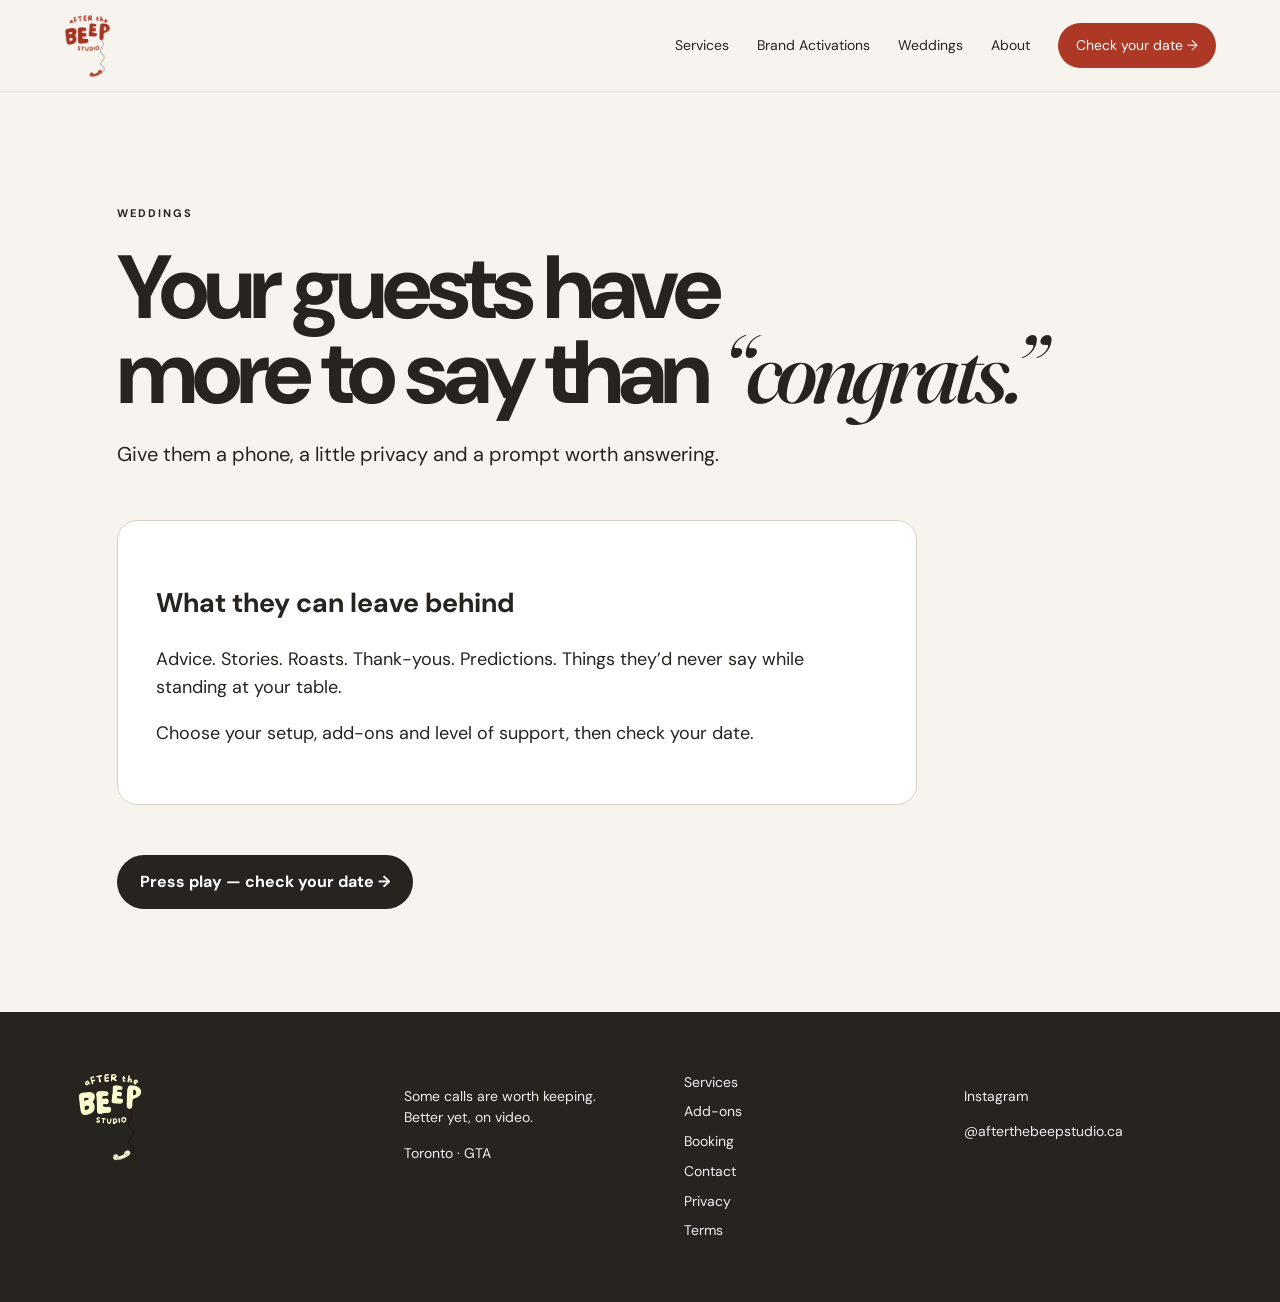
<file: weddings.html>
<!doctype html><html lang="en"><head><meta charset="utf-8"><meta name="viewport" content="width=device-width,initial-scale=1"><title>Weddings — After the Beep Studio</title><link rel="stylesheet" href="/styles.css"></head><body>
<header class="nav"><a class="brand" href="/"><img src="/logo-header.png" alt="After the Beep Studio"></a><nav><a href="/services.html">Services</a><a href="/brand-activations.html">Brand Activations</a><a href="/weddings.html">Weddings</a><a href="/about.html">About</a><a class="nav-cta" href="/booking.html">Check your date →</a></nav><button class="menu">☰</button></header>
<main><section class="page-head"><p class="eyebrow">WEDDINGS</p><h1>Your guests have<br>more to say than <em>“congrats.”</em></h1><p class="lead">Give them a phone, a little privacy and a prompt worth answering.</p>
<div class="feature"><h2>What they can leave behind</h2><p>Advice. Stories. Roasts. Thank-yous. Predictions. Things they’d never say while standing at your table.</p><p>Choose your setup, add-ons and level of support, then check your date.</p></div>
<a class="btn dark" href="/booking.html">Press play — check your date →</a></section></main>
<footer><div><img src="/logo-footer.png" alt="After the Beep Studio"></div><div><p>Some calls are worth keeping.<br>Better yet, on video.</p><p>Toronto · GTA</p></div><div class="footer-links"><a href="/services.html">Services</a><a href="/add-ons.html">Add-ons</a><a href="/booking.html">Booking</a><a href="/contact.html">Contact</a><a href="/privacy.html">Privacy</a><a href="/terms.html">Terms</a></div><div><p>Instagram</p><a href="https://instagram.com/afterthebeepstudio.ca" target="_blank" rel="noreferrer">@afterthebeepstudio.ca</a></div></footer><script src="/script.js"></script></body></html>
</file>
<file: styles.css>
@import url('https://fonts.googleapis.com/css2?family=DM+Sans:wght@400;500;700&family=Fraunces:opsz,wght@9..144,500;9..144,600&display=swap');

:root {
  --red: #ad3825;
  --cream: #fff7d6;
  --ink: #27231f;
  --paper: #f7f4ef;
  --line: #d8d1c8;
}

* {
  box-sizing: border-box;
}

html {
  scroll-behavior: smooth;
  width: 100%;
  max-width: 100%;
}

body {
  margin: 0;
  width: 100%;
  max-width: 100%;
  background: var(--paper);
  color: var(--ink);
  font-family: "DM Sans", sans-serif;
  line-height: 1.55;
  overflow-x: hidden;
}

a {
  color: inherit;
  text-decoration: none;
}


/* =========================
   NAVIGATION
========================= */

.nav {
  height: 92px;
  padding: 18px 5vw;
  display: flex;
  align-items: center;
  justify-content: space-between;
  background: var(--paper);
  position: sticky;
  top: 0;
  z-index: 10;
  border-bottom: 1px solid #e5e0d9;
}

.brand {
  display: flex;
  align-items: center;
  height: 70px;
}

.brand img {
  width: 150px;
  height: 64px;
  object-fit: contain;
  object-position: left center;
  display: block;
}

.nav nav {
  display: flex;
  gap: 28px;
  align-items: center;
  font-size: 14px;
}

.nav-cta {
  background: var(--red);
  color: #fff;
  padding: 12px 18px;
  border-radius: 999px;
}

.menu {
  display: none;
  border: 0;
  background: none;
  font-size: 24px;
}


/* =========================
   BUTTONS
========================= */

.btn {
  display: inline-block;
  border: 0;
  border-radius: 999px;
  padding: 15px 23px;
  font-weight: 700;
  cursor: pointer;
}

.btn.dark {
  background: var(--ink);
  color: white;
}

.btn.light {
  background: var(--cream);
  color: var(--ink);
}

.text-link {
  font-weight: 700;
  border-bottom: 1px solid;
}


/* =========================
   HERO
========================= */

.hero {
  min-height: 78vh;
  padding: 8vw 8vw;
  display: grid;
  grid-template-columns: 1.1fr .9fr;
  gap: 5vw;
  align-items: center;
  background: var(--cream);
}

.eyebrow {
  font-size: 11px;
  letter-spacing: .18em;
  font-weight: 700;
}

.hero h1,
.page-head h1 {
  font-size: clamp(54px, 7vw, 100px);
  line-height: .92;
  letter-spacing: -.055em;
  margin: 25px 0;
}

.hero h1 em,
.page-head h1 em {
  font-family: Fraunces, serif;
  font-weight: 500;
}

.hero-copy,
.lead {
  font-size: 20px;
  max-width: 650px;
}

.actions {
  display: flex;
  gap: 22px;
  align-items: center;
  margin-top: 34px;
}


/* =========================
   PHONE
========================= */

.hero-phone {
  display: grid;
  place-items: center;
}

.phone-card {
  width: min(330px, 75vw);
  aspect-ratio: .72;
  background: var(--red);
  color: var(--cream);
  border-radius: 28px;
  padding: 34px;
  box-shadow: 20px 25px 0 rgba(39, 35, 31, .12);
  display: flex;
  flex-direction: column;
  justify-content: center;
  transform: rotate(3deg);
}

.phone-label {
  letter-spacing: .15em;
  font-size: 11px;
}

.beep {
  font-size: 72px;
  font-weight: 700;
  margin: 30px 0;
}

.phone-line {
  height: 1px;
  background: var(--cream);
  opacity: .6;
}

.phone-small {
  font-size: 11px;
  letter-spacing: .14em;
  margin-top: 15px;
}


/* =========================
   CONTENT SECTIONS
========================= */

.statement {
  text-align: center;
  padding: 12vw 8vw;
}

.statement h2,
.split h2,
.cta h2 {
  font-size: clamp(40px, 5vw, 70px);
  line-height: 1;
  letter-spacing: -.04em;
}

.statement p:last-child {
  max-width: 560px;
  margin: auto;
}


/* =========================
   MARQUEE
========================= */

.marquee {
  width: 100%;
  max-width: 100%;
  overflow: hidden;
  white-space: nowrap;
  background: var(--red);
  color: var(--cream);
  padding: 20px;
  font-weight: 700;
  letter-spacing: .12em;
}

.marquee span {
  display: inline-block;
  white-space: nowrap;
  max-width: none;
}


/* =========================
   SPLIT
========================= */

.split {
  padding: 10vw 8vw;
  display: grid;
  grid-template-columns: 1fr 1fr;
  gap: 10vw;
}

.split > div:last-child {
  padding-top: 40px;
  font-size: 20px;
}


/* =========================
   CARDS
========================= */

.cards {
  display: grid;
  grid-template-columns: repeat(3, 1fr);
  gap: 1px;
  background: var(--ink);
}

.cards a {
  background: var(--paper);
  padding: 50px;
  min-height: 330px;
}

.cards span,
.service-grid span {
  font-size: 12px;
  font-weight: 700;
}

.cards h3 {
  font-size: 32px;
}

.cards b {
  margin-top: 50px;
  display: block;
}


/* =========================
   CTA
========================= */

.cta {
  padding: 12vw 8vw;
  background: var(--red);
  color: var(--cream);
}


/* =========================
   FOOTER
========================= */

footer {
  background: var(--ink);
  color: #eee;
  padding: 60px 6vw;
  display: grid;
  grid-template-columns: 1.2fr 1fr 1fr 1fr;
  gap: 40px;
  font-size: 14px;
}

footer img {
  width: 150px;
  height: 90px;
  object-fit: contain;
  object-position: left center;
  display: block;
}

.footer-links {
  display: flex;
  flex-direction: column;
  gap: 8px;
}


/* =========================
   PAGE HEAD
========================= */

.page-head {
  max-width: 1200px;
  margin: auto;
  padding: 8vw 6vw;
  min-height: 75vh;
}


/* =========================
   SERVICE / ADD-ON GRIDS
========================= */

.service-grid,
.addon-grid {
  display: grid;
  grid-template-columns: repeat(2, 1fr);
  gap: 18px;
  margin-top: 60px;
}

.service-grid article,
.addon-grid article,
.feature,
.booking-card {
  background: white;
  border: 1px solid var(--line);
  padding: 38px;
  border-radius: 20px;
}

.service-grid h2,
.addon-grid h2 {
  font-size: 32px;
}

.price {
  font-size: 20px;
  font-weight: 700;
}


/* =========================
   FEATURE
========================= */

.feature {
  max-width: 800px;
  margin: 50px 0;
  font-size: 18px;
}

.feature li {
  margin: 12px 0;
}


/* =========================
   STEPS
========================= */

.steps {
  display: grid;
  grid-template-columns: repeat(4, 1fr);
  gap: 15px;
  margin-top: 60px;
}

.steps > div {
  border-top: 2px solid var(--ink);
  padding: 25px 0;
}

.steps b {
  font-size: 12px;
}

.steps h2 {
  font-size: 28px;
}


/* =========================
   STORY
========================= */

.story {
  max-width: 760px;
  font-size: 21px;
}

.story blockquote {
  font: 500 42px/1.05 Fraunces, serif;
  margin: 60px 0;
  border-left: 4px solid var(--red);
  padding-left: 30px;
}


/* =========================
   PILLS
========================= */

.pill-row {
  display: flex;
  flex-wrap: wrap;
  gap: 12px;
  margin: 45px 0;
}

.pill-row span {
  border: 1px solid var(--ink);
  padding: 12px 18px;
  border-radius: 999px;
}


/* =========================
   CONTACT / BOOKING FORM
========================= */

.contact-form {
  max-width: 700px;
  display: grid;
  gap: 20px;
  margin-top: 50px;
}

.contact-form label,
.booking-card label {
  display: grid;
  gap: 8px;
  font-weight: 700;
}

.contact-form input,
.contact-form textarea,
.contact-form select,
.booking-card input,
.booking-card select {
  width: 100%;
  font: inherit;
  padding: 14px;
  border: 1px solid var(--line);
  border-radius: 10px;
  background: white;
}

.contact-form textarea {
  resize: vertical;
}

.field-grid {
  display: grid;
  grid-template-columns: 1fr 1fr;
  gap: 20px;
}

.booking-card {
  max-width: 760px;
  margin-top: 50px;
  display: grid;
  gap: 20px;
}

.availability {
  padding: 18px;
  background: var(--cream);
  border-radius: 12px;
}

.check {
  display: flex !important;
  grid-template-columns: auto 1fr !important;
  align-items: center;
  font-weight: 400 !important;
}

.total {
  font-size: 22px;
  margin-top: 15px;
}

.addon-grid strong {
  font-size: 18px;
}

.add-on-note {
  font-size: 14px;
}


/* =========================
   BOOKING OPTION CARDS
========================= */

.booking-section {
  border: 0;
  padding: 0;
  margin: 0 0 48px;
}

.booking-section legend {
  font-size: 1.5rem;
  font-weight: 500;
  margin-bottom: 10px;
}

.form-note {
  margin: 0 0 24px;
  line-height: 1.6;
}

.option-cards {
  display: grid;
  gap: 14px;
}

.option-card {
  display: block;
  cursor: pointer;
}

.option-card input {
  position: absolute;
  opacity: 0;
  pointer-events: none;
}

.option-card-content {
  display: block;
  padding: 22px;
  border: 1px solid currentColor;
  border-radius: 2px;
  transition: transform .2s ease, box-shadow .2s ease;
}

.option-card:hover .option-card-content {
  transform: translateY(-2px);
}

.option-card input:checked + .option-card-content {
  box-shadow: 0 0 0 2px currentColor;
  transform: translateY(-2px);
}

.option-card-title {
  display: block;
  font-size: 1.1rem;
  font-weight: 600;
  margin-bottom: 8px;
}

.option-card-description {
  display: block;
  line-height: 1.5;
  margin-bottom: 12px;
}

.option-card-price {
  display: block;
  font-size: .9rem;
  font-weight: 600;
}


/* =========================
   ANIMATION
========================= */

.reveal {
  opacity: 0;
  transform: translateY(20px);
  transition: .7s;
}

.reveal.show {
  opacity: 1;
  transform: none;
}


/* =========================
   TABLET
========================= */

@media (max-width: 800px) {

  .nav {
    height: 74px;
    padding: 10px 7vw;
  }

  .brand {
    height: 54px;
  }

  .brand img {
    width: 130px;
    height: 52px;
  }

  .nav nav {
    display: none;
  }

  .nav nav.open {
    display: flex;
    position: absolute;
    top: 74px;
    left: 0;
    right: 0;
    background: var(--paper);
    padding: 20px 7vw;
    flex-direction: column;
    align-items: flex-start;
    gap: 18px;
    border-bottom: 1px solid var(--line);
  }

  .menu {
    display: block;
  }

  .hero {
    grid-template-columns: 1fr;
    padding: 15vw 7vw;
  }

  .hero-phone {
    margin-top: 20px;
  }

  .cards,
  .split,
  .service-grid,
  .addon-grid,
  .steps,
  footer {
    grid-template-columns: 1fr;
  }

  .split {
    gap: 20px;
  }

  .steps {
    gap: 30px;
  }

  .page-head {
    padding: 15vw 7vw;
  }

  .field-grid {
    grid-template-columns: 1fr;
  }

  footer {
    gap: 25px;
  }

  .hero h1,
  .page-head h1 {
    font-size: 56px;
  }

  .statement {
    padding: 20vw 7vw;
  }

  /* Mobile marquee */

  .marquee {
    width: 100%;
    max-width: 100%;
    padding: 16px 0;
  }

  .marquee span {
    font-size: 12px;
    letter-spacing: .08em;
  }

  /* Prevent wide content */

  .hero,
  .statement,
  .split,
  .cards,
  .page-head,
  footer {
    max-width: 100%;
    overflow-x: hidden;
  }

  /* Mobile form */

  .contact-form {
    width: 100%;
    max-width: 100%;
  }

  .contact-form input,
  .contact-form textarea,
  .contact-form select {
    max-width: 100%;
  }

}


/* =========================
   BOOKING CARDS ON TABLET+
========================= */

@media (min-width: 700px) {

  .option-cards {
    grid-template-columns: repeat(2, 1fr);
  }

}


/* =========================
   SMALL PHONES
========================= */

@media (max-width: 480px) {

  .nav {
    padding-left: 5vw;
    padding-right: 5vw;
  }

  .hero {
    padding: 18vw 6vw;
  }

  .page-head {
    padding: 18vw 6vw;
  }

  .hero h1,
  .page-head h1 {
    font-size: 48px;
  }

  .hero-copy,
  .lead {
    font-size: 18px;
  }

  .actions {
    flex-direction: column;
    align-items: flex-start;
  }

  .phone-card {
    width: min(280px, 78vw);
  }

  .cards a {
    padding: 35px;
    min-height: auto;
  }

  .service-grid,
  .addon-grid {
    margin-top: 35px;
  }

  .service-grid article,
  .addon-grid article,
  .feature,
  .booking-card {
    padding: 26px;
  }

  .option-card-content {
    padding: 18px;
  }

  footer {
    padding: 45px 7vw;
  }

}
</file>
